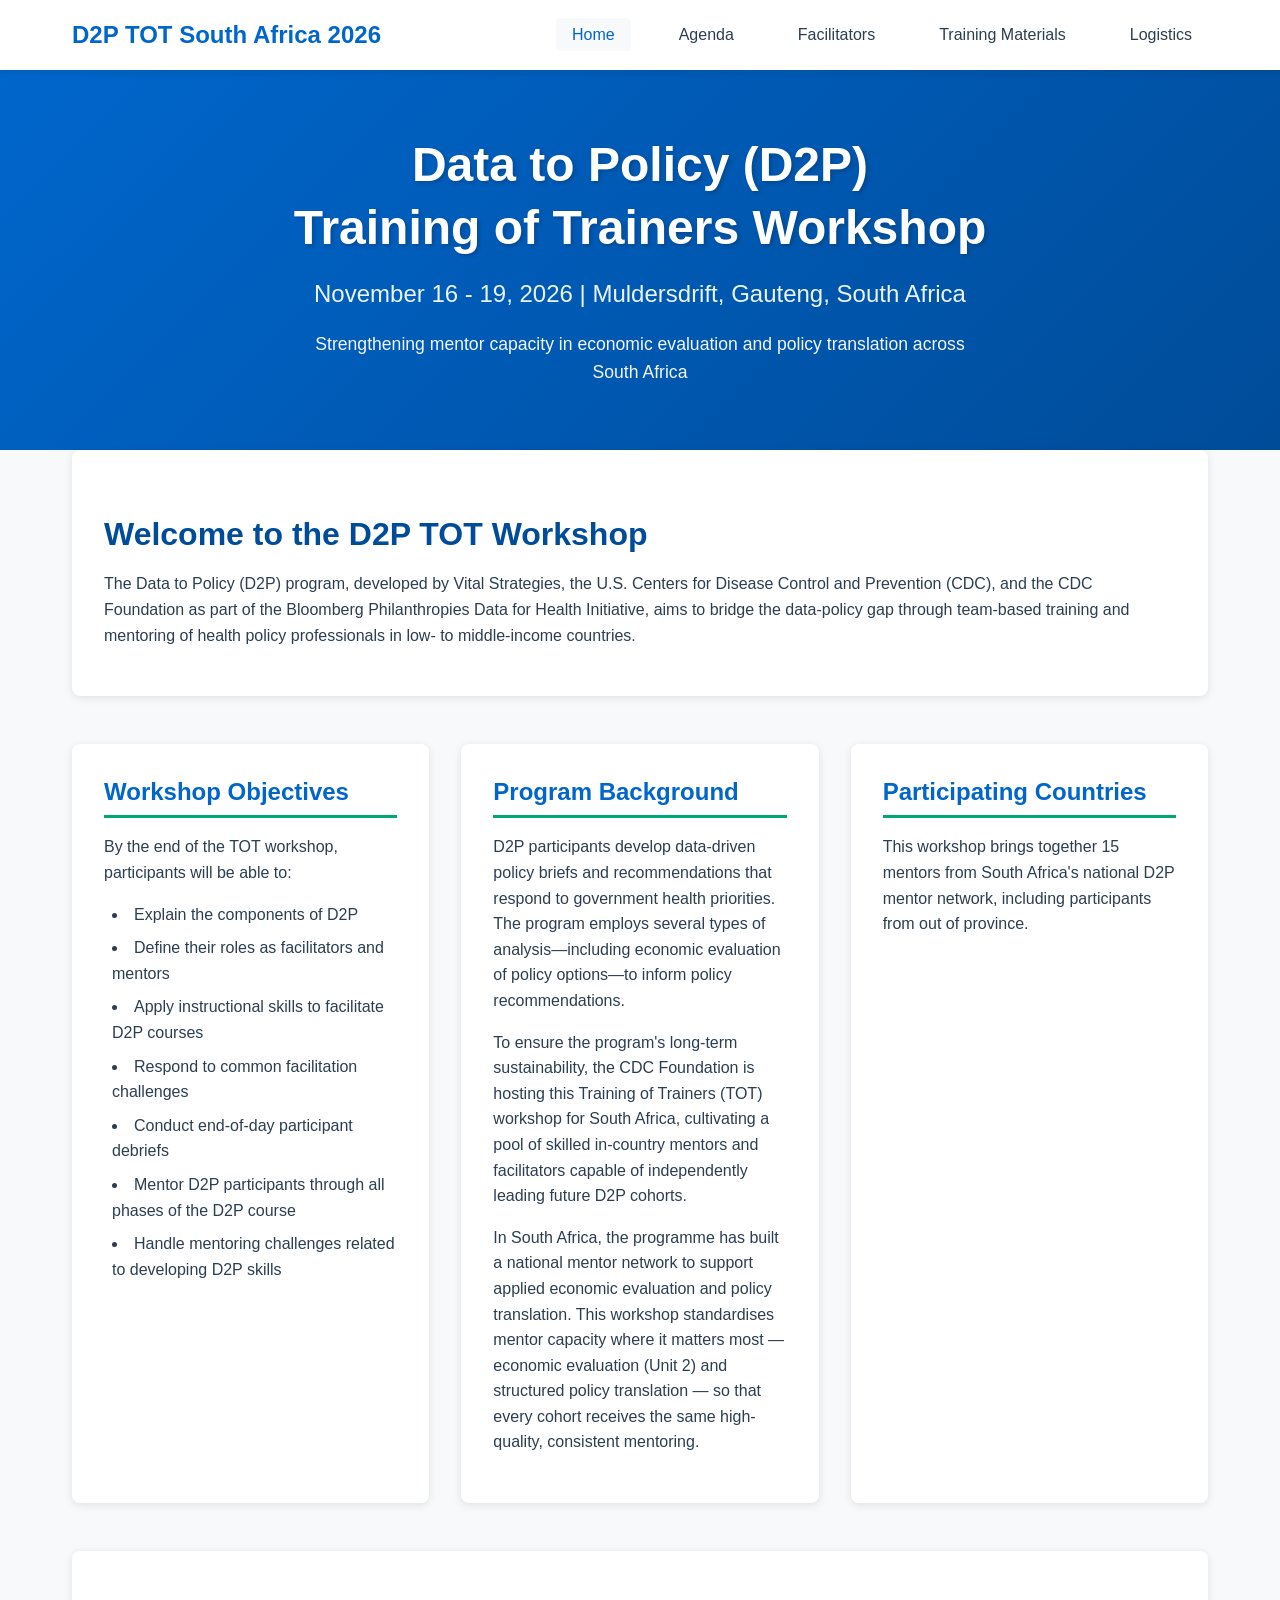
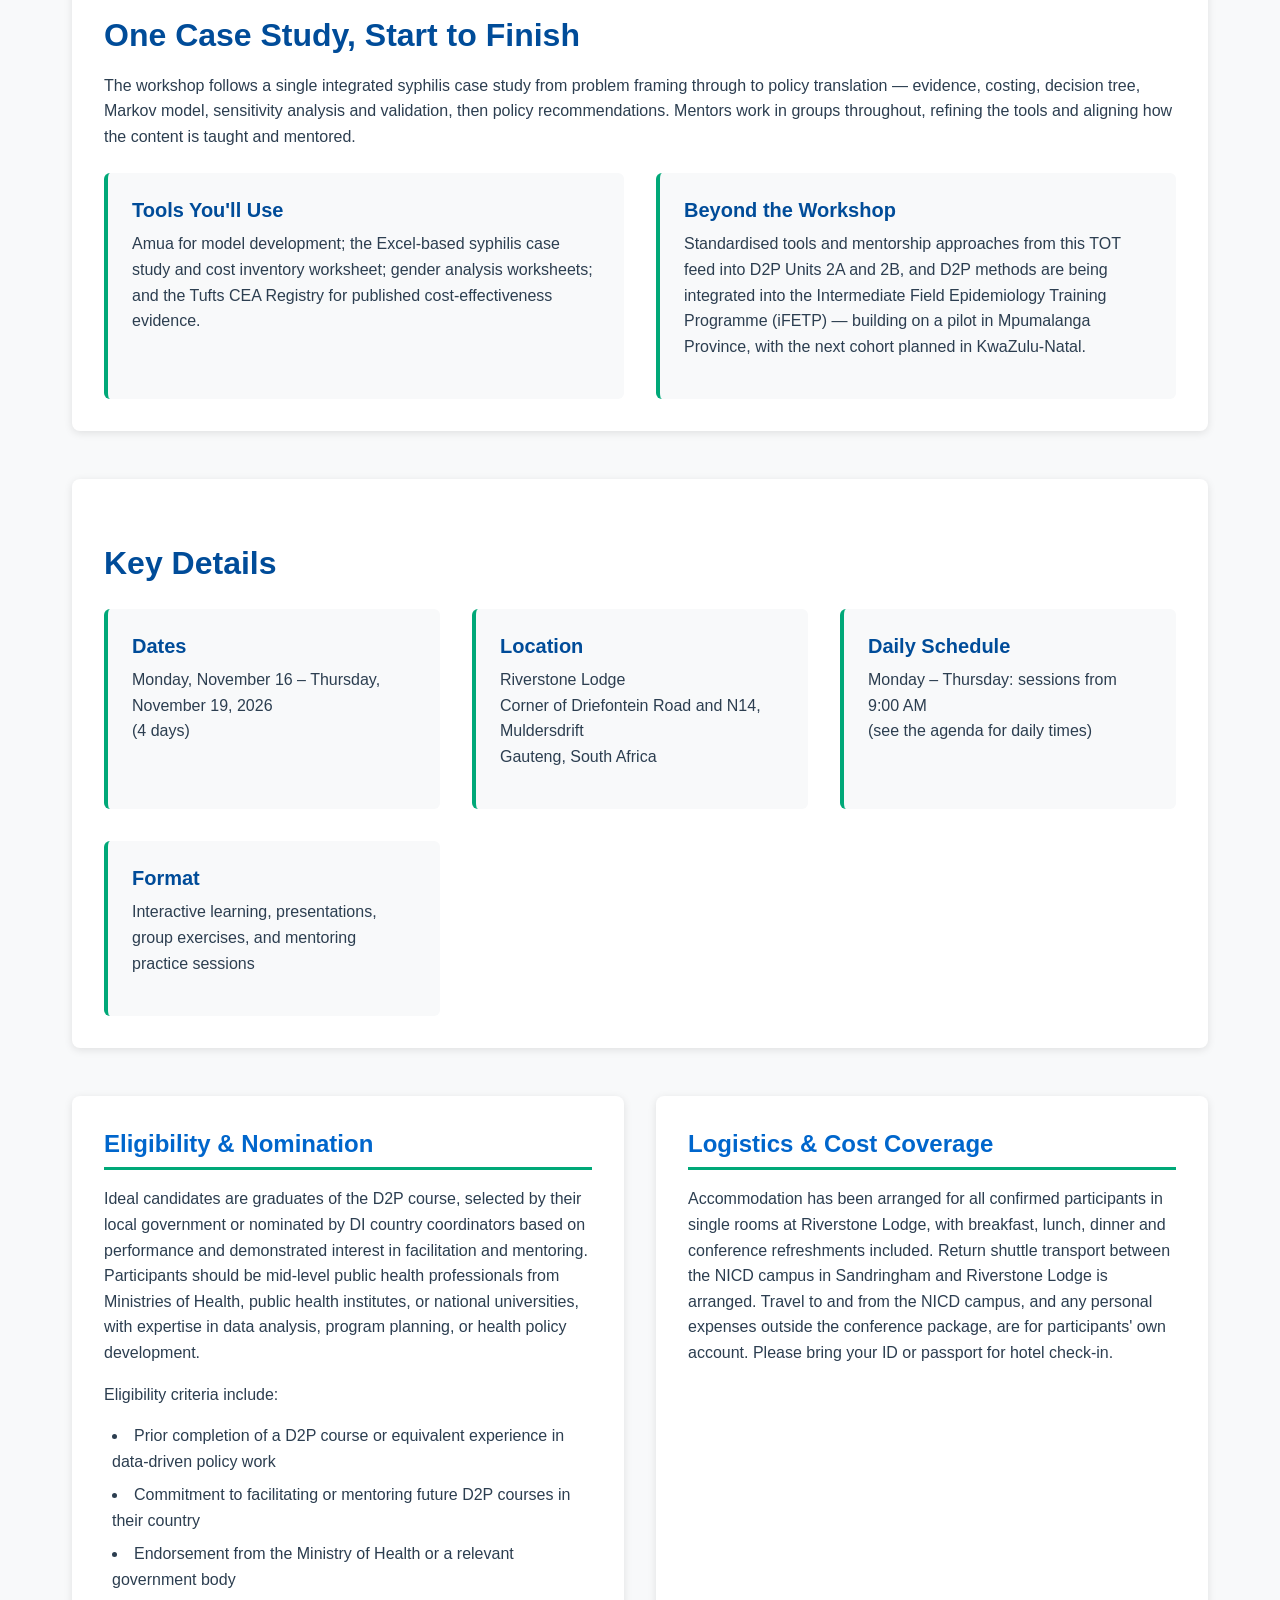
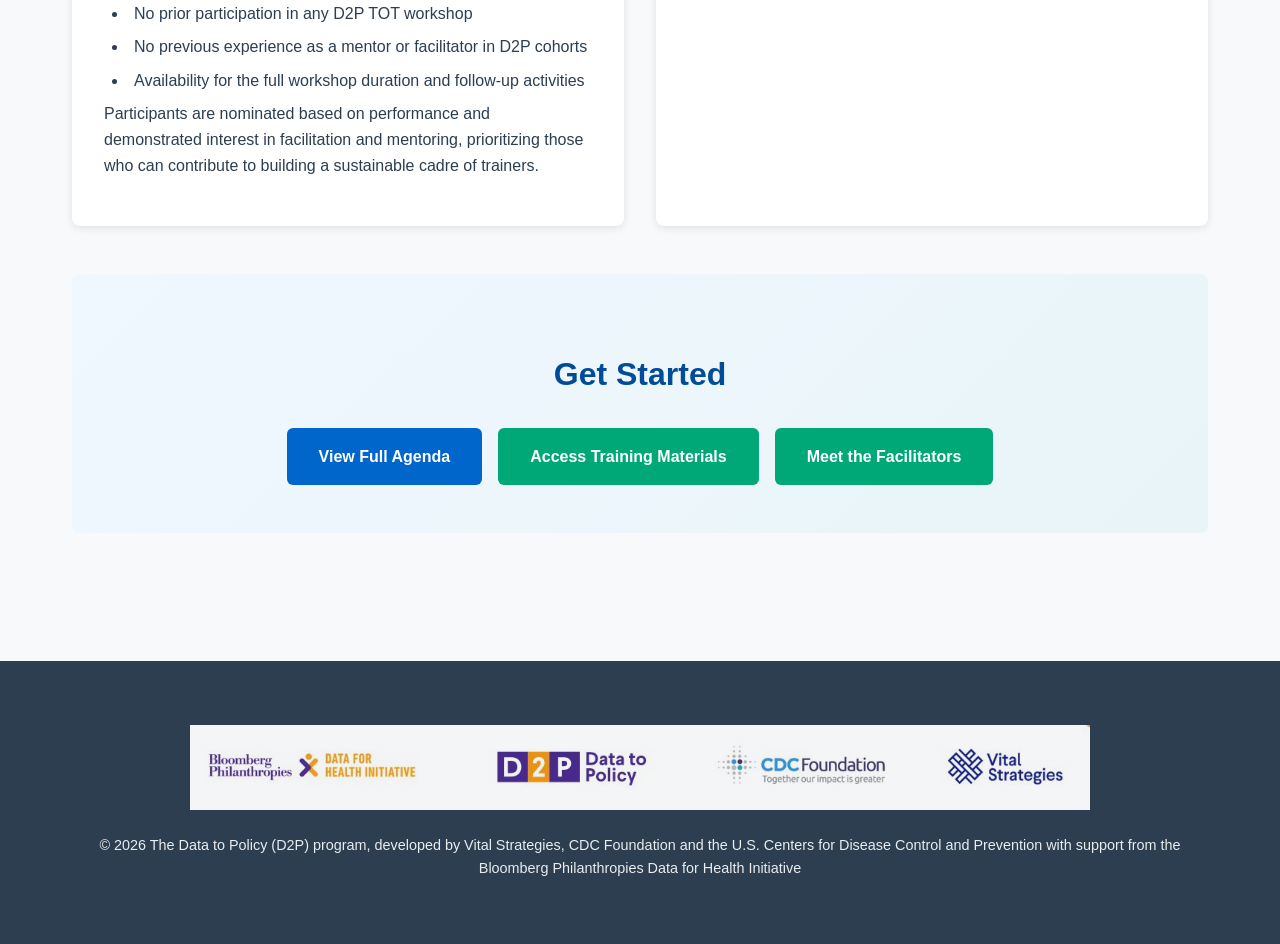
<file: index.html>
<!DOCTYPE html>
<html lang="en">
<head>
    <meta charset="UTF-8">
    <meta name="viewport" content="width=device-width, initial-scale=1.0">
    <title>D2P Training of Trainers - South Africa 2026</title>
    <link rel="stylesheet" href="styles.css">
</head>
<body>
    <nav class="navbar">
        <div class="nav-container">
            <div class="logo">D2P TOT South Africa 2026</div>
            <ul class="nav-menu">
                <li><a href="index.html" class="active">Home</a></li>
                <li><a href="agenda.html">Agenda</a></li>
                <li><a href="facilitators.html">Facilitators</a></li>
                <li><a href="materials.html">Training Materials</a></li>
                <li><a href="logistics.html">Logistics</a></li>
            </ul>
        </div>
    </nav>

    <header class="hero">
        <div class="hero-content">
            <h1>Data to Policy (D2P)<br>Training of Trainers Workshop</h1>
            <p class="hero-subtitle">November 16 - 19, 2026 | Muldersdrift, Gauteng, South Africa</p>
            <p class="hero-description">Strengthening mentor capacity in economic evaluation and policy translation across South Africa</p>
        </div>
    </header>

    <main class="container">
        <section class="welcome-section">
            <h2>Welcome to the D2P TOT Workshop</h2>
            <p>The Data to Policy (D2P) program, developed by Vital Strategies, the U.S. Centers for Disease Control and Prevention (CDC), and the CDC Foundation as part of the Bloomberg Philanthropies Data for Health Initiative, aims to bridge the data-policy gap through team-based training and mentoring of health policy professionals in low- to middle-income countries.</p>
        </section>

        <section class="info-grid">
            <div class="info-card">
                <h3>Workshop Objectives</h3>
                <p>By the end of the TOT workshop, participants will be able to:</p>
                <ul>
                    <li>Explain the components of D2P</li>
                    <li>Define their roles as facilitators and mentors</li>
                    <li>Apply instructional skills to facilitate D2P courses</li>
                    <li>Respond to common facilitation challenges</li>
                    <li>Conduct end-of-day participant debriefs</li>
                    <li>Mentor D2P participants through all phases of the D2P course</li>
                    <li>Handle mentoring challenges related to developing D2P skills</li>
                </ul>
            </div>

            <div class="info-card">
                <h3>Program Background</h3>
                <p>D2P participants develop data-driven policy briefs and recommendations that respond to government health priorities. The program employs several types of analysis—including economic evaluation of policy options—to inform policy recommendations.</p>
                <p>To ensure the program's long-term sustainability, the CDC Foundation is hosting this Training of Trainers (TOT) workshop for South Africa, cultivating a pool of skilled in-country mentors and facilitators capable of independently leading future D2P cohorts.</p>
                <p>In South Africa, the programme has built a national mentor network to support applied economic evaluation and policy translation. This workshop standardises mentor capacity where it matters most &mdash; economic evaluation (Unit 2) and structured policy translation &mdash; so that every cohort receives the same high-quality, consistent mentoring.</p>
            </div>

            <div class="info-card">
                <h3>Participating Countries</h3>
                <p>This workshop brings together 15 mentors from South Africa's national D2P mentor network, including participants from out of province.</p>
            </div>

        </section>

        <section class="key-details">
            <h2>One Case Study, Start to Finish</h2>
            <p>The workshop follows a single integrated syphilis case study from problem framing through to policy translation &mdash; evidence, costing, decision tree, Markov model, sensitivity analysis and validation, then policy recommendations. Mentors work in groups throughout, refining the tools and aligning how the content is taught and mentored.</p>
            <div class="details-grid">
                <div class="detail-item">
                    <h4>Tools You'll Use</h4>
                    <p>Amua for model development; the Excel-based syphilis case study and cost inventory worksheet; gender analysis worksheets; and the Tufts CEA Registry for published cost-effectiveness evidence.</p>
                </div>
                <div class="detail-item">
                    <h4>Beyond the Workshop</h4>
                    <p>Standardised tools and mentorship approaches from this TOT feed into D2P Units 2A and 2B, and D2P methods are being integrated into the Intermediate Field Epidemiology Training Programme (iFETP) &mdash; building on a pilot in Mpumalanga Province, with the next cohort planned in KwaZulu-Natal.</p>
                </div>
            </div>
        </section>

        <section class="key-details">
            <h2>Key Details</h2>
            <div class="details-grid">
                <div class="detail-item">
                    <h4>Dates</h4>
                    <p>Monday, November 16 – Thursday, November 19, 2026<br>(4 days)</p>
                </div>
                <div class="detail-item">
                    <h4>Location</h4>
                    <p>Riverstone Lodge<br>Corner of Driefontein Road and N14, Muldersdrift<br>Gauteng, South Africa</p>
                </div>
                <div class="detail-item">
                    <h4>Daily Schedule</h4>
                    <p>Monday – Thursday: sessions from 9:00 AM<br>(see the agenda for daily times)</p>
                </div>
                <div class="detail-item">
                    <h4>Format</h4>
                    <p>Interactive learning, presentations, group exercises, and mentoring practice sessions</p>
                </div>
            </div>
        </section>

        <section class="info-grid">
            <div class="info-card">
                <h3>Eligibility &amp; Nomination</h3>
                <p>Ideal candidates are graduates of the D2P course, selected by their local government or nominated by DI country coordinators based on performance and demonstrated interest in facilitation and mentoring. Participants should be mid-level public health professionals from Ministries of Health, public health institutes, or national universities, with expertise in data analysis, program planning, or health policy development.</p>
                <p>Eligibility criteria include:</p>
                <ul>
                    <li>Prior completion of a D2P course or equivalent experience in data-driven policy work</li>
                    <li>Commitment to facilitating or mentoring future D2P courses in their country</li>
                    <li>Endorsement from the Ministry of Health or a relevant government body</li>
                    <li>No prior participation in any D2P TOT workshop</li>
                    <li>No previous experience as a mentor or facilitator in D2P cohorts</li>
                    <li>Availability for the full workshop duration and follow-up activities</li>
                </ul>
                <p>Participants are nominated based on performance and demonstrated interest in facilitation and mentoring, prioritizing those who can contribute to building a sustainable cadre of trainers.</p>
            </div>

            <div class="info-card">
                <h3>Logistics &amp; Cost Coverage</h3>
                <p>Accommodation has been arranged for all confirmed participants in single rooms at Riverstone Lodge, with breakfast, lunch, dinner and conference refreshments included. Return shuttle transport between the NICD campus in Sandringham and Riverstone Lodge is arranged. Travel to and from the NICD campus, and any personal expenses outside the conference package, are for participants' own account. Please bring your ID or passport for hotel check-in.</p>
            </div>

        </section>

        <section class="cta-section">
            <h2>Get Started</h2>
            <div class="cta-buttons">
                <a href="agenda.html" class="btn btn-primary">View Full Agenda</a>
                <a href="materials.html" class="btn btn-secondary">Access Training Materials</a>
                <a href="facilitators.html" class="btn btn-secondary">Meet the Facilitators</a>
            </div>
        </section>
    </main>

<footer class="footer">
    <div class="container">
        <div class="footer-content">
            <div class="footer-logos">
                <img src="D2P1.jpg" alt="Data to Policy - Partner Organizations" class="footer-logo">
            </div>
            <div class="footer-text">
<p>&copy; 2026 The Data to Policy (D2P) program, developed by Vital Strategies, CDC Foundation and the U.S. Centers for Disease Control and Prevention with support from the Bloomberg Philanthropies Data for Health Initiative</p>
            </div>
        </div>
    </div>
</footer>
</body>
</html>
</file>
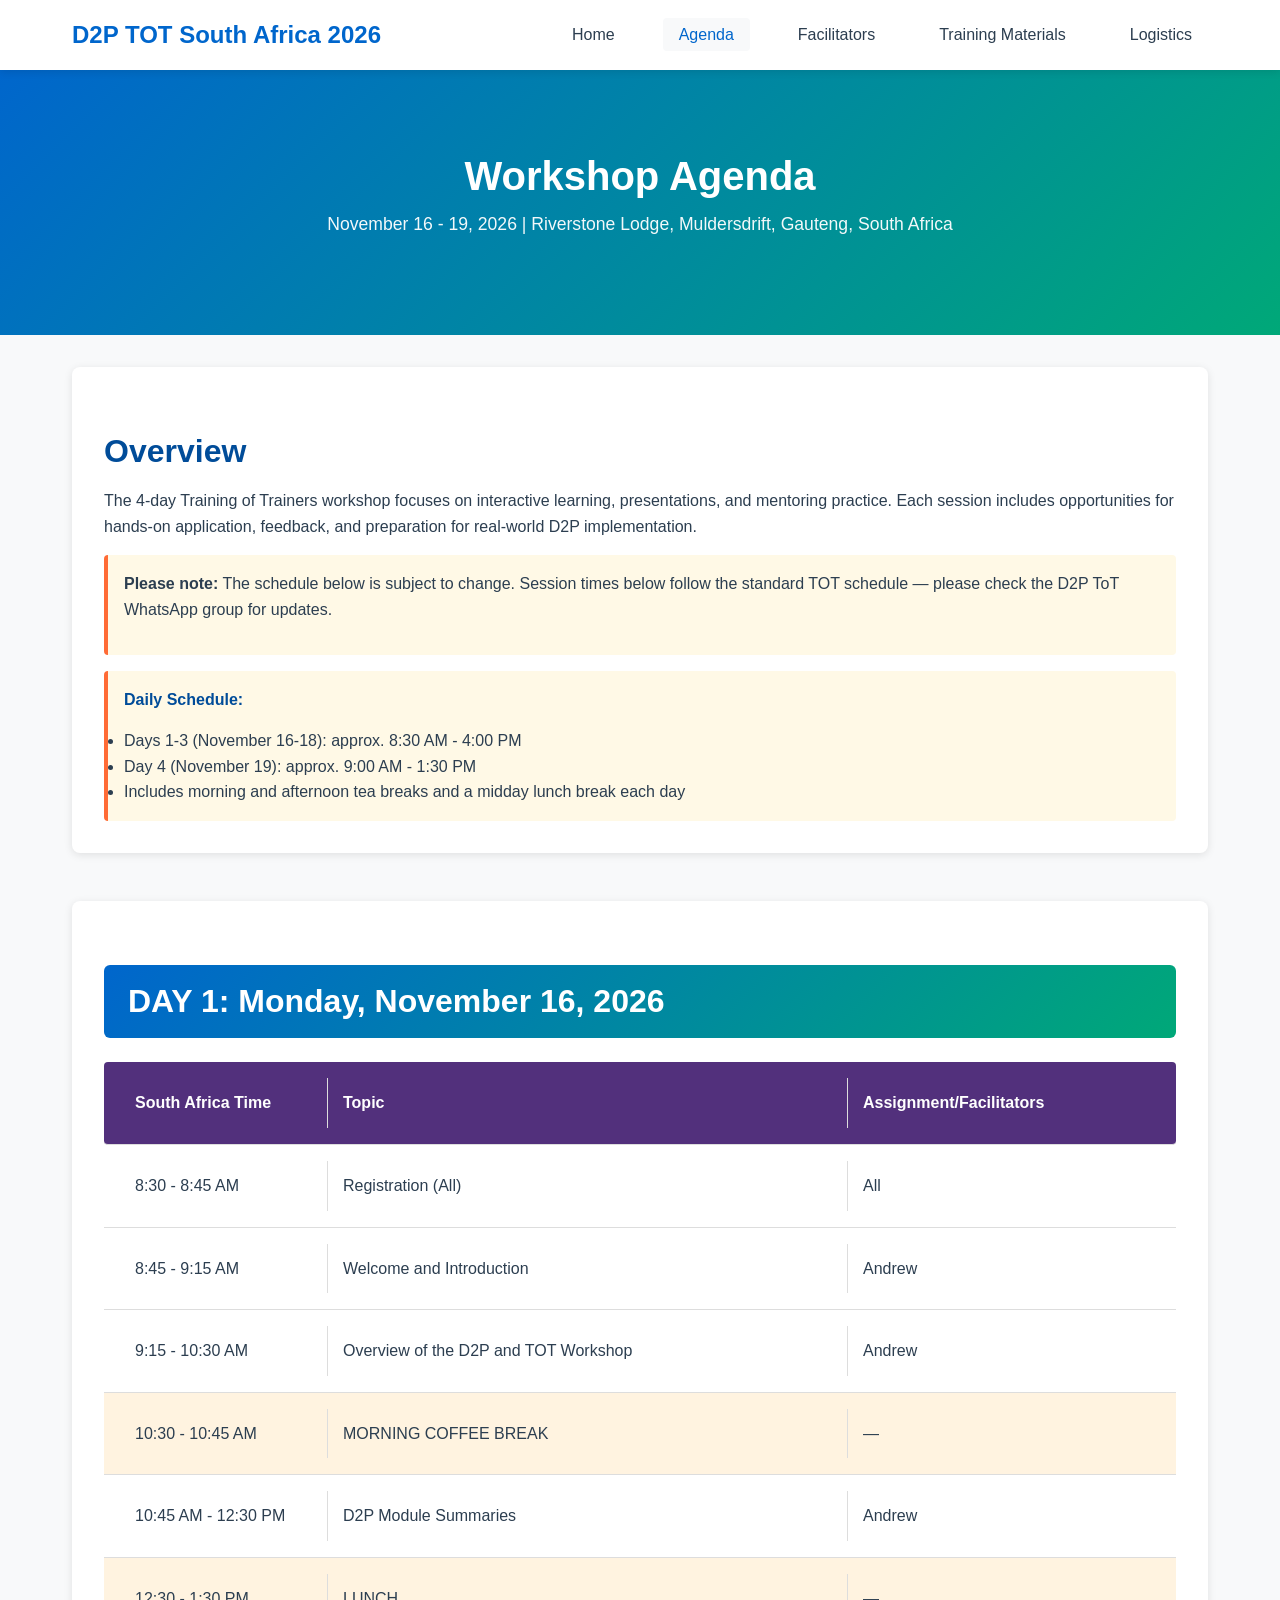
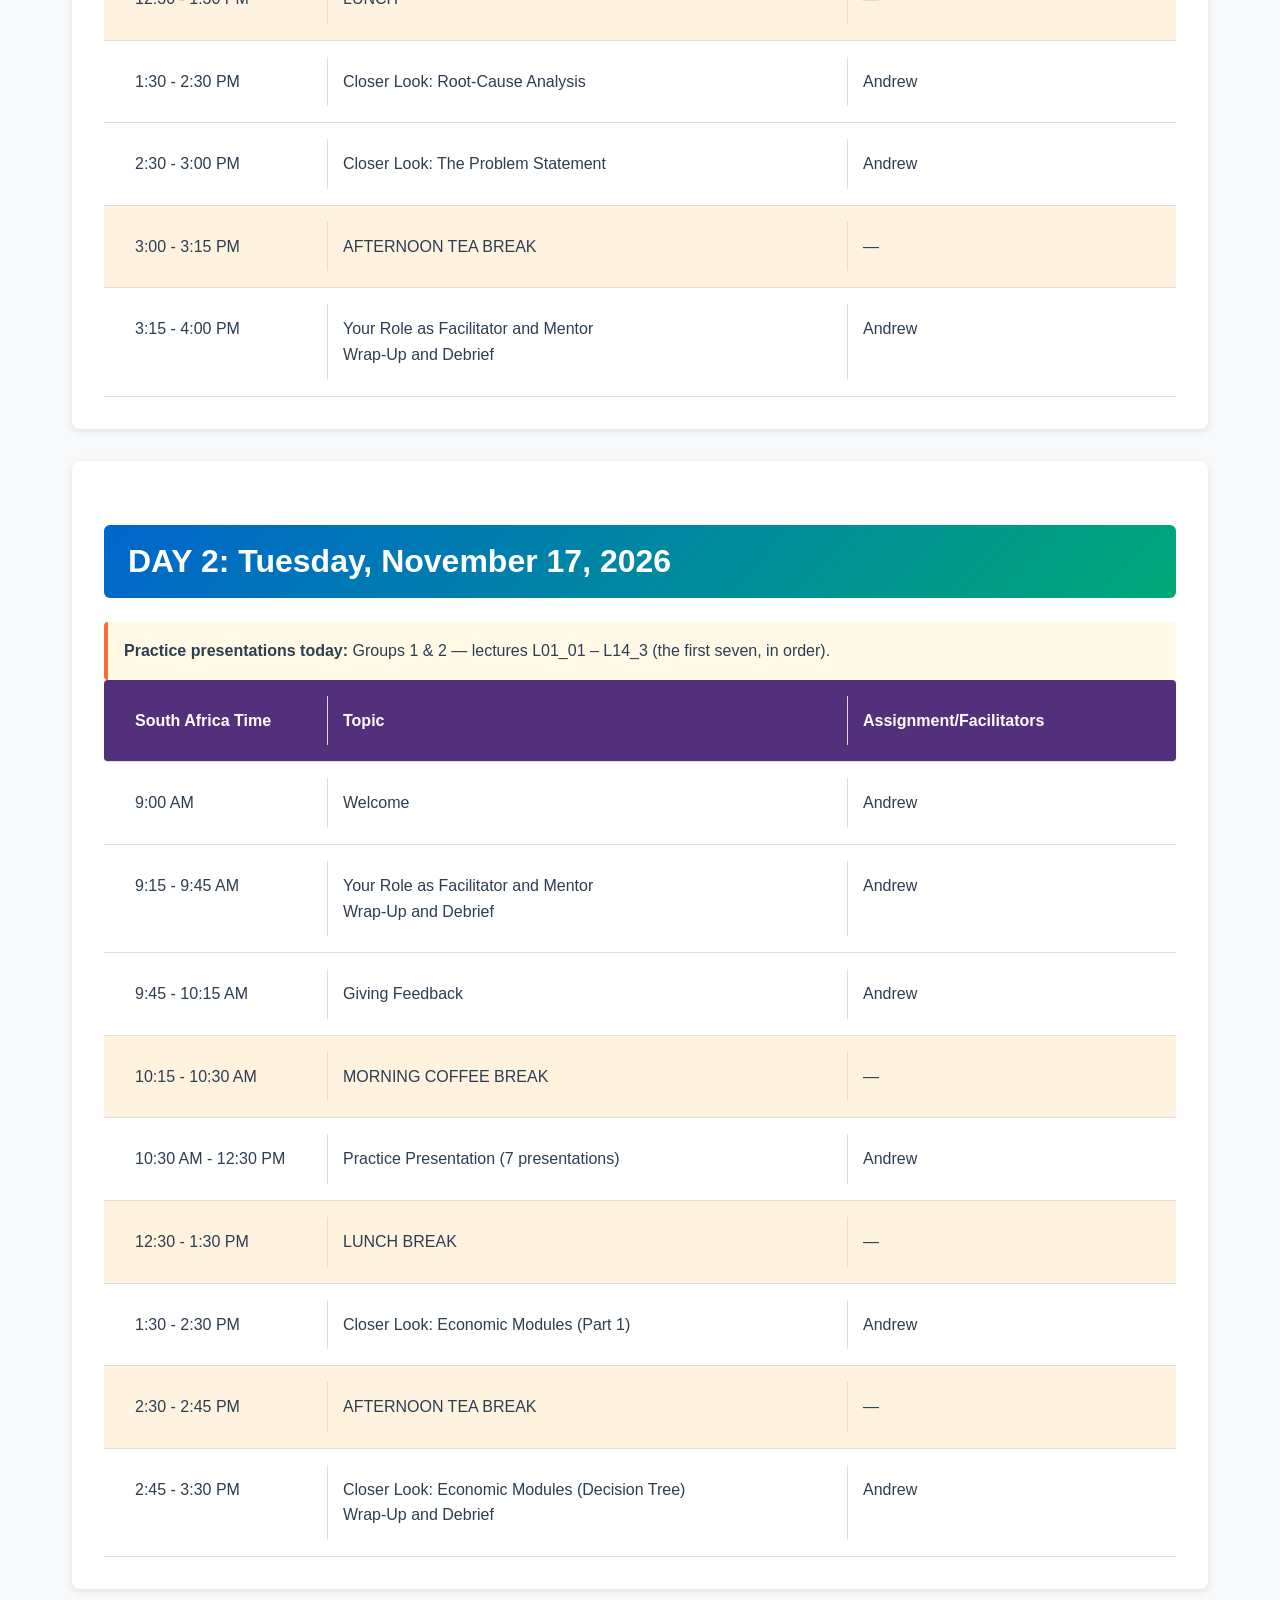
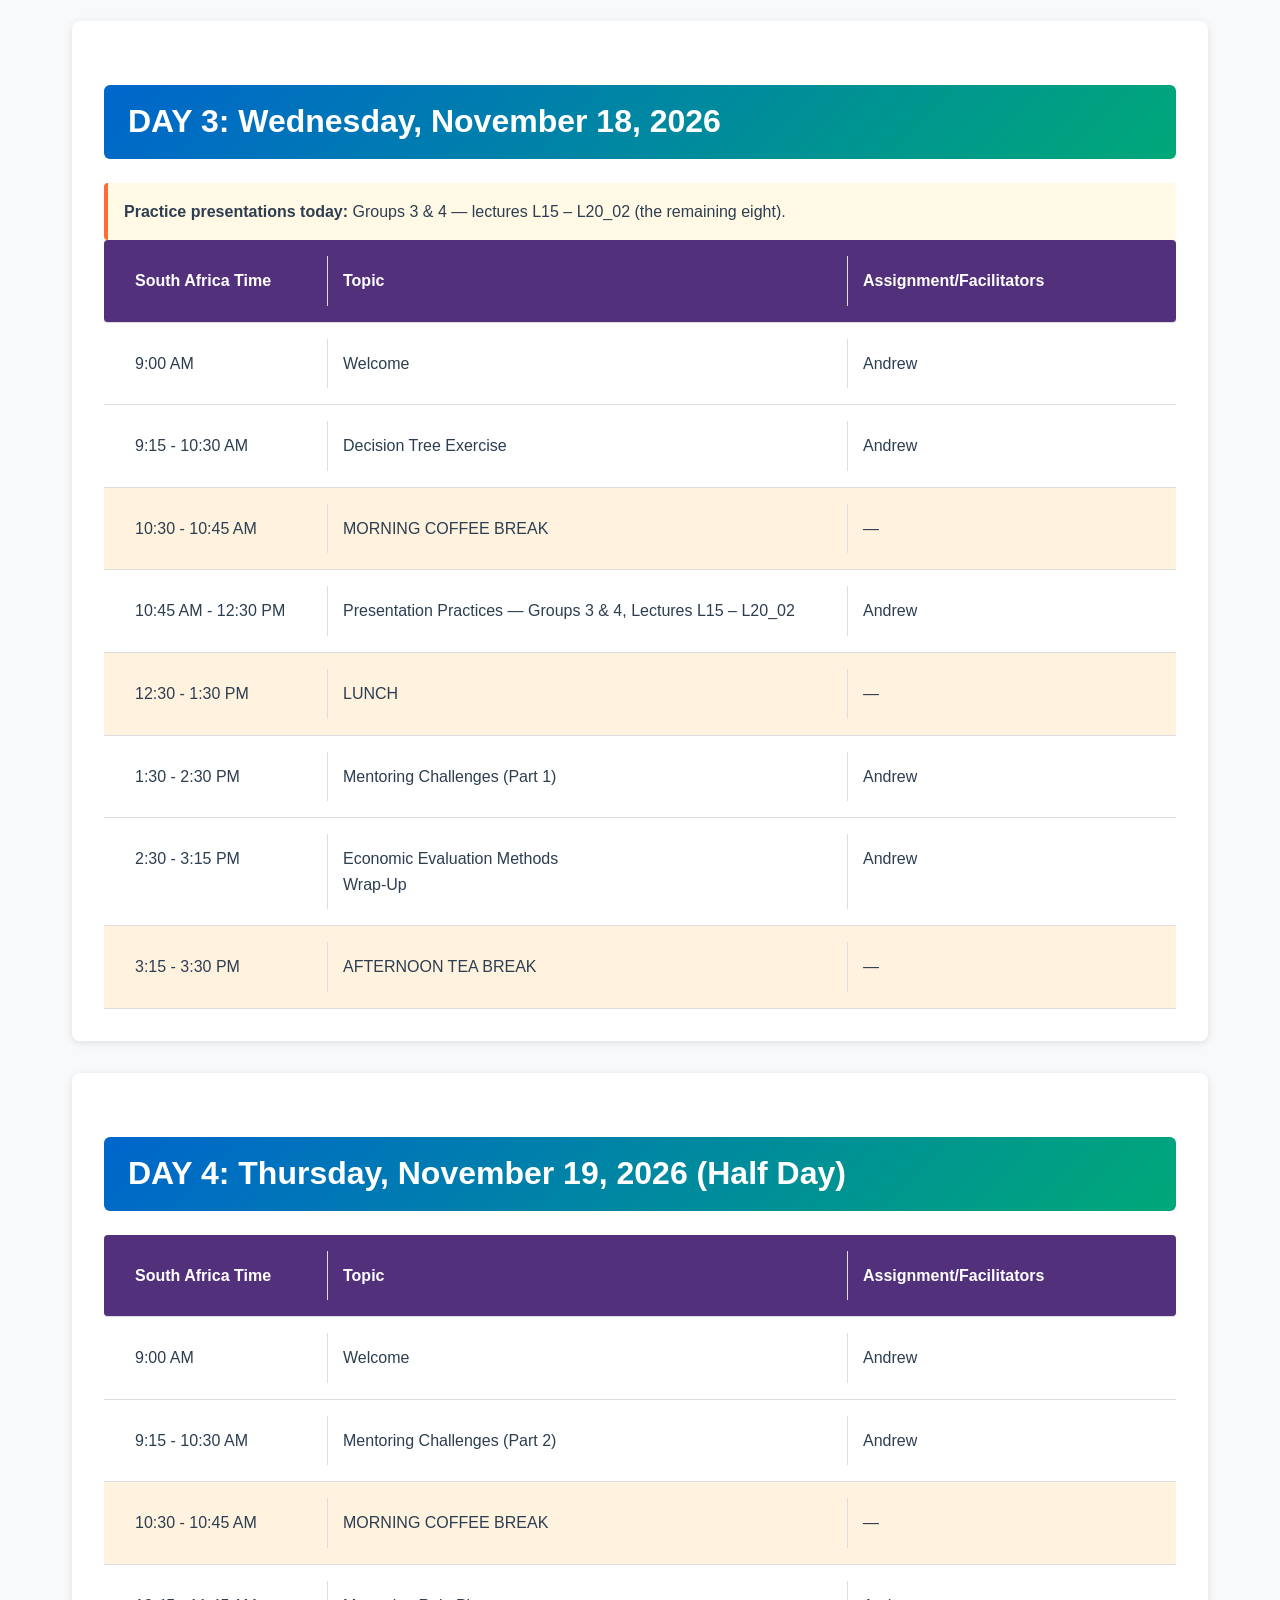
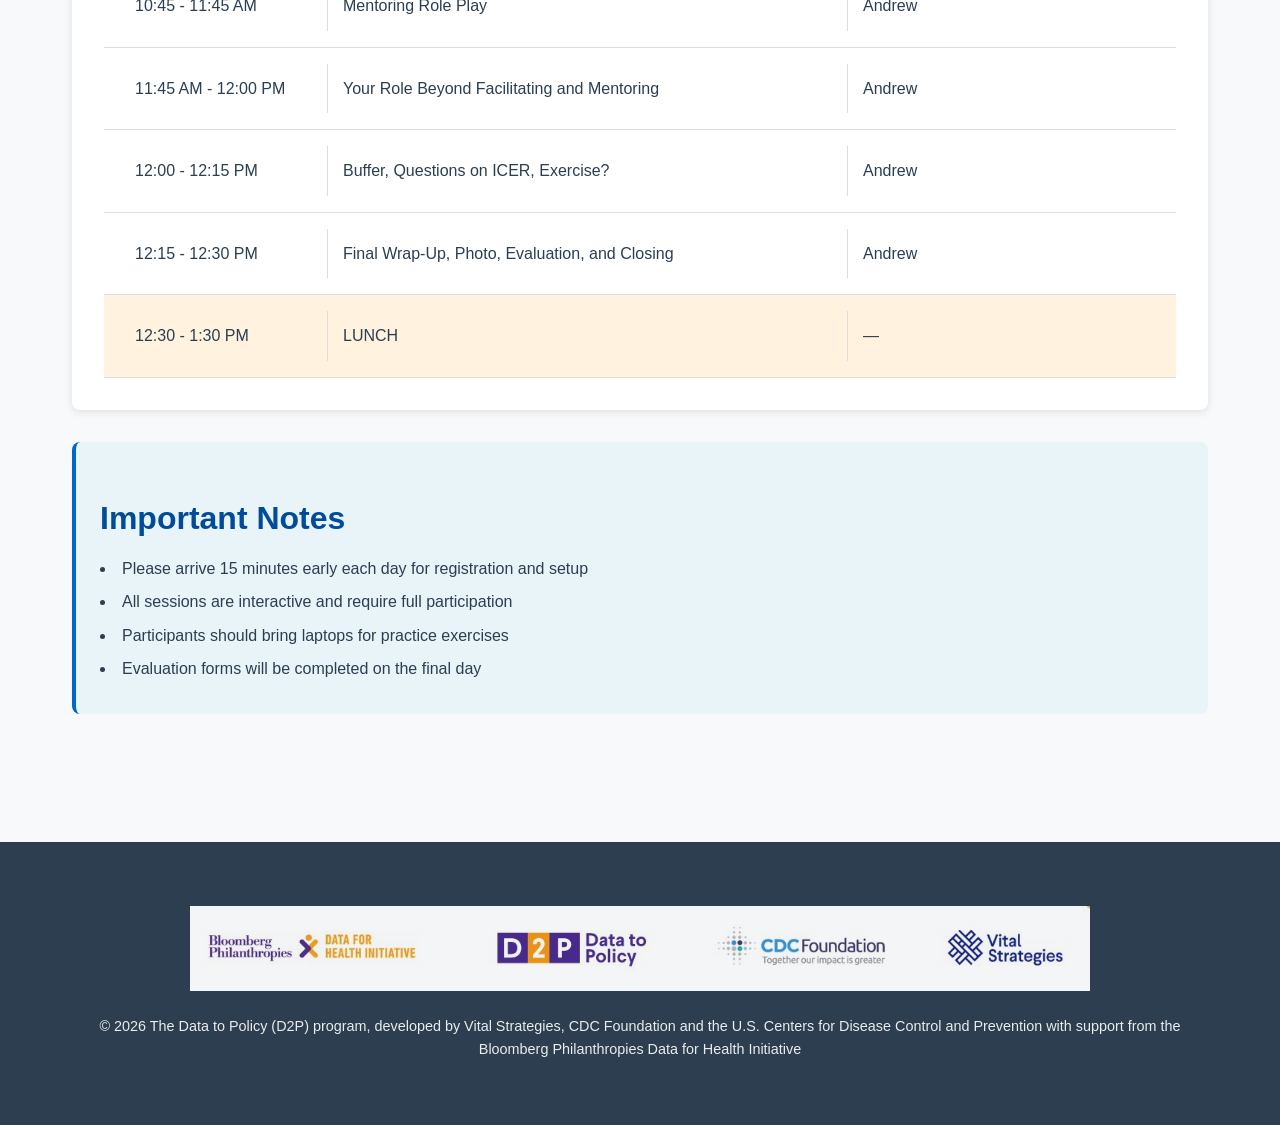
<file: agenda.html>
<!DOCTYPE html>
<html lang="en">
<head>
    <meta charset="UTF-8">
    <meta name="viewport" content="width=device-width, initial-scale=1.0">
    <title>Agenda - D2P TOT Workshop, South Africa 2026</title>
    <link rel="stylesheet" href="styles.css">
    <style>
        .agenda-table {
            width: 100%;
            margin: 0;
        }
        .agenda-row {
            display: grid;
            grid-template-columns: 1fr 2.5fr 1.5fr;
            gap: 0;
            border-bottom: 1px solid #ddd;
        }
        .agenda-row > div {
            padding: 12px 15px;
            border-right: 1px solid #ddd;
        }
        .agenda-row > div:last-child {
            border-right: none;
        }
        .agenda-row.header {
            background: #52307C;
            color: white;
            font-weight: bold;
        }
        .agenda-row.break {
            background: #FFF3E0;
        }
        @media (max-width: 768px) {
            .agenda-row {
                grid-template-columns: 1fr;
            }
            .agenda-row > div {
                border-right: none;
                border-bottom: 1px solid #ddd;
            }
        }
    </style>
</head>
<body>
    <nav class="navbar">
        <div class="nav-container">
            <div class="logo">D2P TOT South Africa 2026</div>
            <ul class="nav-menu">
                <li><a href="index.html">Home</a></li>
                <li><a href="agenda.html" class="active">Agenda</a></li>
                <li><a href="facilitators.html">Facilitators</a></li>
                <li><a href="materials.html">Training Materials</a></li>
                <li><a href="logistics.html">Logistics</a></li>
            </ul>
        </div>
    </nav>

    <header class="page-header">
        <div class="container">
            <h1>Workshop Agenda</h1>
            <p>November 16 - 19, 2026 | Riverstone Lodge, Muldersdrift, Gauteng, South Africa</p>
        </div>
    </header>

    <main class="container">
        <section class="agenda-intro">
            <h2>Overview</h2>
            <p>The 4-day Training of Trainers workshop focuses on interactive learning, presentations, and mentoring practice. Each session includes opportunities for hands-on application, feedback, and preparation for real-world D2P implementation.</p>
            <div class="note-box"><p><strong>Please note:</strong> The schedule below is subject to change. Session times below follow the standard TOT schedule &mdash; please check the D2P ToT WhatsApp group for updates.</p></div>
            <div class="schedule-note">
                <p><strong>Daily Schedule:</strong></p>
                <ul>
                    <li>Days 1-3 (November 16-18): approx. 8:30 AM - 4:00 PM</li>
                    <li>Day 4 (November 19): approx. 9:00 AM - 1:30 PM</li>
                    <li>Includes morning and afternoon tea breaks and a midday lunch break each day</li>
                </ul>
            </div>
        </section>

        <section class="agenda-day">
            <h2 class="day-header">DAY 1: Monday, November 16, 2026</h2>
            <div class="agenda-table">
                <div class="agenda-row header">
                    <div>South Africa Time</div>
                    <div>Topic</div>
                    <div>Assignment/Facilitators</div>
                </div>

                <div class="agenda-row">
                    <div>8:30 - 8:45 AM</div>
                    <div>Registration (All)</div>
                    <div>All</div>
                </div>

                <div class="agenda-row">
                    <div>8:45 - 9:15 AM</div>
                    <div>Welcome and Introduction</div>
                    <div>Andrew</div>
                </div>

                <div class="agenda-row">
                    <div>9:15 - 10:30 AM</div>
                    <div>Overview of the D2P and TOT Workshop</div>
                    <div>Andrew</div>
                </div>

                <div class="agenda-row break">
                    <div>10:30 - 10:45 AM</div>
                    <div>MORNING COFFEE BREAK</div>
                    <div>—</div>
                </div>

                <div class="agenda-row">
                    <div>10:45 AM - 12:30 PM</div>
                    <div>D2P Module Summaries</div>
                    <div>Andrew</div>
                </div>

                <div class="agenda-row break">
                    <div>12:30 - 1:30 PM</div>
                    <div>LUNCH</div>
                    <div>—</div>
                </div>

                <div class="agenda-row">
                    <div>1:30 - 2:30 PM</div>
                    <div>Closer Look: Root-Cause Analysis</div>
                    <div>Andrew</div>
                </div>

                <div class="agenda-row">
                    <div>2:30 - 3:00 PM</div>
                    <div>Closer Look: The Problem Statement</div>
                    <div>Andrew</div>
                </div>

                <div class="agenda-row break">
                    <div>3:00 - 3:15 PM</div>
                    <div>AFTERNOON TEA BREAK</div>
                    <div>—</div>
                </div>

                <div class="agenda-row">
                    <div>3:15 - 4:00 PM</div>
                    <div>Your Role as Facilitator and Mentor<br>Wrap-Up and Debrief</div>
                    <div>Andrew</div>
                </div>
            </div>
        </section>

        <section class="agenda-day">
            <h2 class="day-header">DAY 2: Tuesday, November 17, 2026</h2>
            <div class="note-box"><strong>Practice presentations today:</strong> Groups 1 &amp; 2 &mdash; lectures L01_01 &ndash; L14_3 (the first seven, in order).</div>
            <div class="agenda-table">
                <div class="agenda-row header">
                    <div>South Africa Time</div>
                    <div>Topic</div>
                    <div>Assignment/Facilitators</div>
                </div>

                <div class="agenda-row">
                    <div>9:00 AM</div>
                    <div>Welcome</div>
                    <div>Andrew</div>
                </div>

                <div class="agenda-row">
                    <div>9:15 - 9:45 AM</div>
                    <div>Your Role as Facilitator and Mentor<br>Wrap-Up and Debrief</div>
                    <div>Andrew</div>
                </div>

                <div class="agenda-row">
                    <div>9:45 - 10:15 AM</div>
                    <div>Giving Feedback</div>
                    <div>Andrew</div>
                </div>

                <div class="agenda-row break">
                    <div>10:15 - 10:30 AM</div>
                    <div>MORNING COFFEE BREAK</div>
                    <div>—</div>
                </div>

                <div class="agenda-row">
                    <div>10:30 AM - 12:30 PM</div>
                    <div>Practice Presentation (7 presentations)</div>
                    <div>Andrew</div>
                </div>

                <div class="agenda-row break">
                    <div>12:30 - 1:30 PM</div>
                    <div>LUNCH BREAK</div>
                    <div>—</div>
                </div>

                <div class="agenda-row">
                    <div>1:30 - 2:30 PM</div>
                    <div>Closer Look: Economic Modules (Part 1)</div>
                    <div>Andrew</div>
                </div>

                <div class="agenda-row break">
                    <div>2:30 - 2:45 PM</div>
                    <div>AFTERNOON TEA BREAK</div>
                    <div>—</div>
                </div>

                <div class="agenda-row">
                    <div>2:45 - 3:30 PM</div>
                    <div>Closer Look: Economic Modules (Decision Tree)<br>Wrap-Up and Debrief</div>
                    <div>Andrew</div>
                </div>
            </div>
        </section>

        <section class="agenda-day">
            <h2 class="day-header">DAY 3: Wednesday, November 18, 2026</h2>
            <div class="note-box"><strong>Practice presentations today:</strong> Groups 3 &amp; 4 &mdash; lectures L15 &ndash; L20_02 (the remaining eight).</div>
            <div class="agenda-table">
                <div class="agenda-row header">
                    <div>South Africa Time</div>
                    <div>Topic</div>
                    <div>Assignment/Facilitators</div>
                </div>

                <div class="agenda-row">
                    <div>9:00 AM</div>
                    <div>Welcome</div>
                    <div>Andrew</div>
                </div>

                <div class="agenda-row">
                    <div>9:15 - 10:30 AM</div>
                    <div>Decision Tree Exercise</div>
                    <div>Andrew</div>
                </div>

                <div class="agenda-row break">
                    <div>10:30 - 10:45 AM</div>
                    <div>MORNING COFFEE BREAK</div>
                    <div>—</div>
                </div>

                <div class="agenda-row">
                    <div>10:45 AM - 12:30 PM</div>
                    <div>Presentation Practices &mdash; Groups 3 &amp; 4, Lectures L15 &ndash; L20_02</div>
                    <div>Andrew</div>
                </div>

                <div class="agenda-row break">
                    <div>12:30 - 1:30 PM</div>
                    <div>LUNCH</div>
                    <div>—</div>
                </div>

                <div class="agenda-row">
                    <div>1:30 - 2:30 PM</div>
                    <div>Mentoring Challenges (Part 1)</div>
                    <div>Andrew</div>
                </div>

                <div class="agenda-row">
                    <div>2:30 - 3:15 PM</div>
                    <div>Economic Evaluation Methods<br>Wrap-Up</div>
                    <div>Andrew</div>
                </div>

                <div class="agenda-row break">
                    <div>3:15 - 3:30 PM</div>
                    <div>AFTERNOON TEA BREAK</div>
                    <div>—</div>
                </div>
            </div>
        </section>

        <section class="agenda-day">
            <h2 class="day-header">DAY 4: Thursday, November 19, 2026 (Half Day)</h2>
            <div class="agenda-table">
                <div class="agenda-row header">
                    <div>South Africa Time</div>
                    <div>Topic</div>
                    <div>Assignment/Facilitators</div>
                </div>

                <div class="agenda-row">
                    <div>9:00 AM</div>
                    <div>Welcome</div>
                    <div>Andrew</div>
                </div>

                <div class="agenda-row">
                    <div>9:15 - 10:30 AM</div>
                    <div>Mentoring Challenges (Part 2)</div>
                    <div>Andrew</div>
                </div>

                <div class="agenda-row break">
                    <div>10:30 - 10:45 AM</div>
                    <div>MORNING COFFEE BREAK</div>
                    <div>—</div>
                </div>

                <div class="agenda-row">
                    <div>10:45 - 11:45 AM</div>
                    <div>Mentoring Role Play</div>
                    <div>Andrew</div>
                </div>

                <div class="agenda-row">
                    <div>11:45 AM - 12:00 PM</div>
                    <div>Your Role Beyond Facilitating and Mentoring</div>
                    <div>Andrew</div>
                </div>

                <div class="agenda-row">
                    <div>12:00 - 12:15 PM</div>
                    <div>Buffer, Questions on ICER, Exercise?</div>
                    <div>Andrew</div>
                </div>

                <div class="agenda-row">
                    <div>12:15 - 12:30 PM</div>
                    <div>Final Wrap-Up, Photo, Evaluation, and Closing</div>
                    <div>Andrew</div>
                </div>

                <div class="agenda-row break">
                    <div>12:30 - 1:30 PM</div>
                    <div>LUNCH</div>
                    <div>—</div>
                </div>
            </div>
        </section>

        <section class="agenda-notes">
            <h2>Important Notes</h2>
            <ul>
                <li>Please arrive 15 minutes early each day for registration and setup</li>
                <li>All sessions are interactive and require full participation</li>
                <li>Participants should bring laptops for practice exercises</li>
                <li>Evaluation forms will be completed on the final day</li>
            </ul>
        </section>
    </main>

<footer class="footer">
    <div class="container">
        <div class="footer-content">
            <div class="footer-logos">
                <img src="D2P1.jpg" alt="Data to Policy - Partner Organizations" class="footer-logo">
            </div>
            <div class="footer-text">
<p>&copy; 2026 The Data to Policy (D2P) program, developed by Vital Strategies, CDC Foundation and the U.S. Centers for Disease Control and Prevention with support from the Bloomberg Philanthropies Data for Health Initiative</p>
            </div>
        </div>
    </div>
</footer>
</body>
</html>
</file>
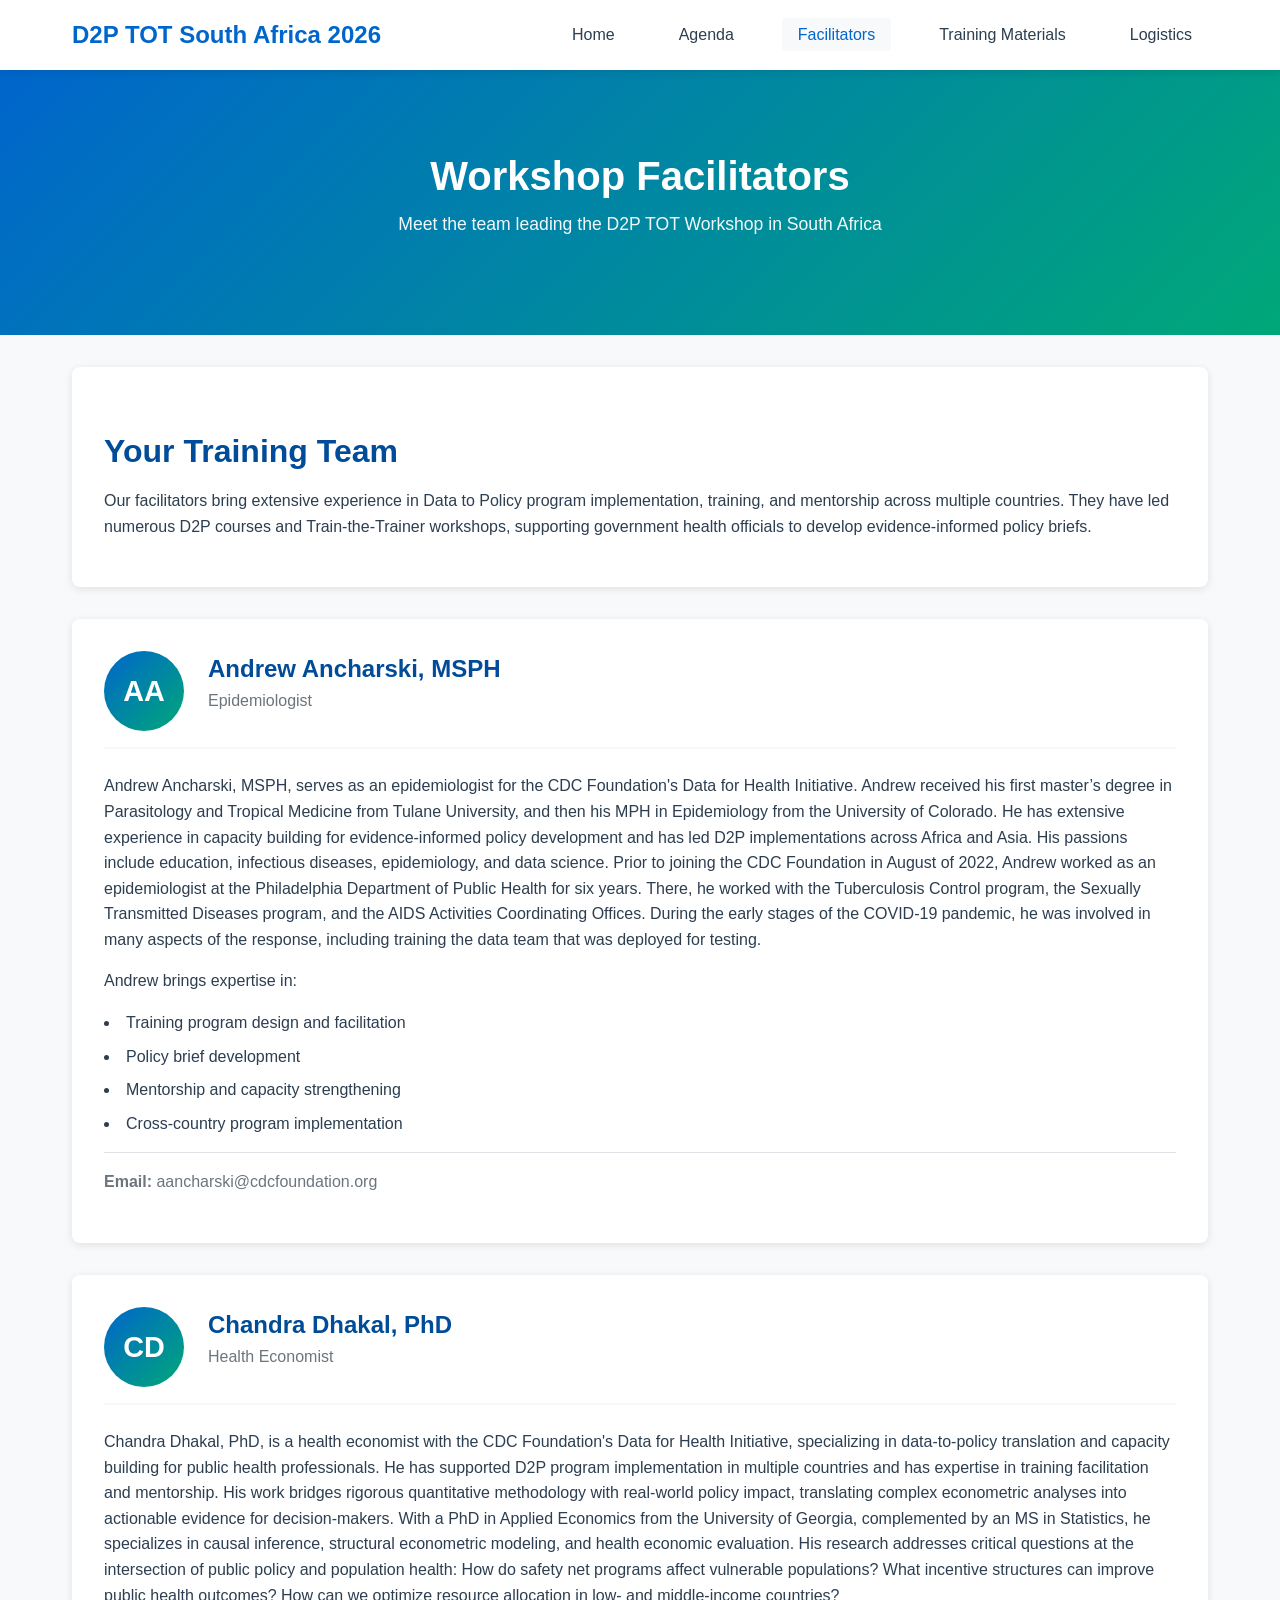
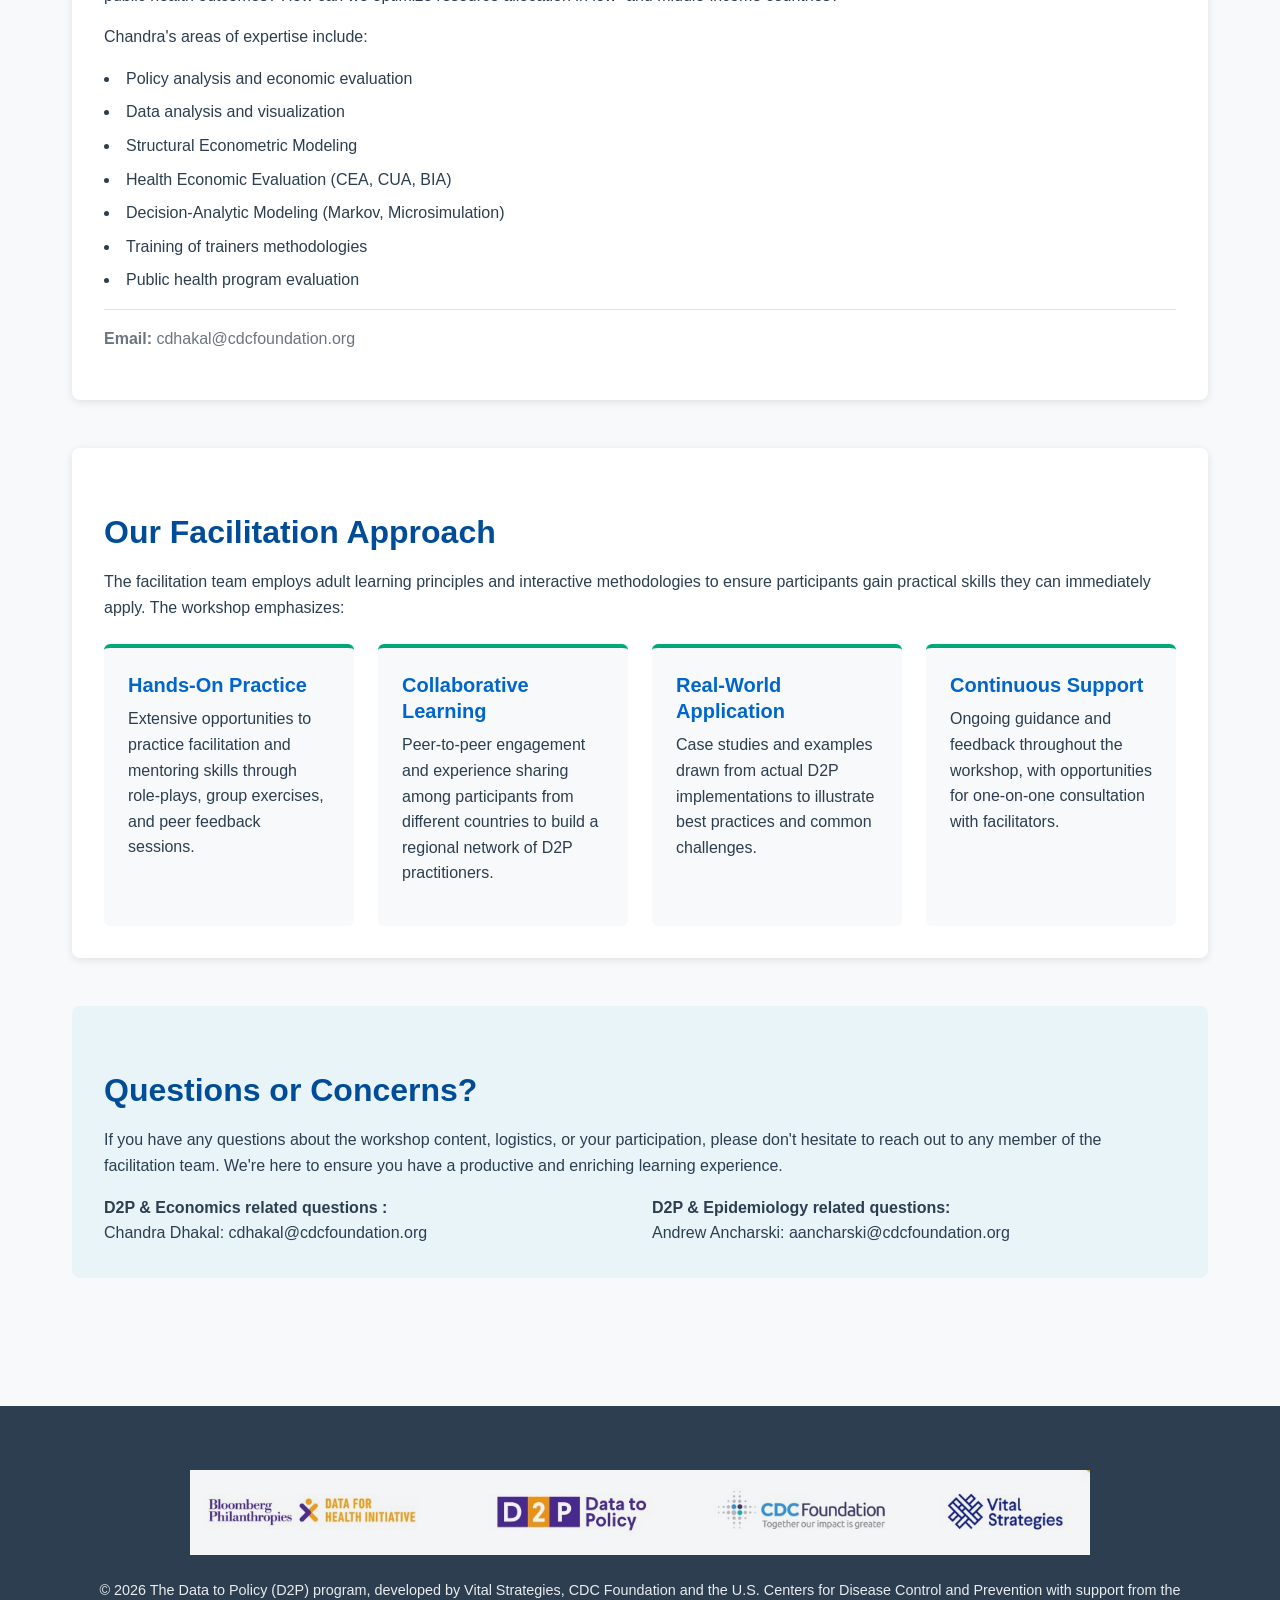
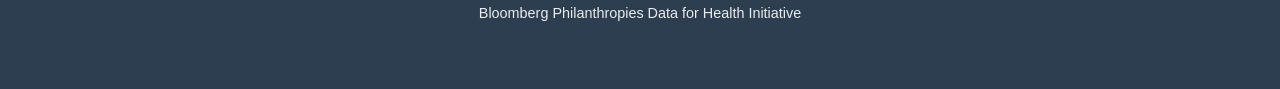
<file: facilitators.html>
<!DOCTYPE html>
<html lang="en">
<head>
    <meta charset="UTF-8">
    <meta name="viewport" content="width=device-width, initial-scale=1.0">
    <title>Facilitators - D2P TOT Workshop, South Africa 2026</title>
    <link rel="stylesheet" href="styles.css">
</head>
<body>
    <nav class="navbar">
        <div class="nav-container">
            <div class="logo">D2P TOT South Africa 2026</div>
            <ul class="nav-menu">
                <li><a href="index.html">Home</a></li>
                <li><a href="agenda.html">Agenda</a></li>
                <li><a href="facilitators.html" class="active">Facilitators</a></li>
                <li><a href="materials.html">Training Materials</a></li>
                <li><a href="logistics.html">Logistics</a></li>
            </ul>
        </div>
    </nav>

    <header class="page-header">
        <div class="container">
            <h1>Workshop Facilitators</h1>
            <p>Meet the team leading the D2P TOT Workshop in South Africa</p>
        </div>
    </header>

    <main class="container">
        <section class="facilitators-intro">
            <h2>Your Training Team</h2>
            <p>Our facilitators bring extensive experience in Data to Policy program implementation, training, and mentorship across multiple countries. They have led numerous D2P courses and Train-the-Trainer workshops, supporting government health officials to develop evidence-informed policy briefs.</p>
        </section>

        <section class="facilitators-grid">
            <div class="facilitator-card">
                <div class="facilitator-header">
                    <div class="facilitator-icon">AA</div>
                    <div class="facilitator-name">
                        <h3>Andrew Ancharski, MSPH</h3>
                        <p class="facilitator-title">Epidemiologist </p>
                    </div>
                </div>
                <div class="facilitator-bio">
                    <p>Andrew Ancharski, MSPH, serves as an epidemiologist for the CDC Foundation's Data for Health Initiative. Andrew received his first master’s degree in Parasitology and Tropical Medicine from Tulane University, and then his MPH in Epidemiology from the University of Colorado. He has extensive experience in capacity building for evidence-informed policy development and has led D2P implementations across Africa and Asia. His passions include education, infectious diseases, epidemiology, and data science. Prior to joining the CDC Foundation in August of 2022, Andrew worked as an epidemiologist at the Philadelphia Department of Public Health for six years. There, he worked with the Tuberculosis Control program, the Sexually Transmitted Diseases program, and the AIDS Activities Coordinating Offices. During the early stages of the COVID-19 pandemic, he was involved in many aspects of the response, including training the data team that was deployed for testing.</p>
                    <p>Andrew brings expertise in:</p>
                    <ul>
                        <li>Training program design and facilitation</li>
                                                <li>Policy brief development</li>
                        <li>Mentorship and capacity strengthening</li>
                        <li>Cross-country program implementation</li>
                    </ul>
                    <p class="contact-info"><strong>Email:</strong> aancharski@cdcfoundation.org</p>
                </div>
            </div>

            <div class="facilitator-card">
                <div class="facilitator-header">
                    <div class="facilitator-icon">CD</div>
                    <div class="facilitator-name">
                        <h3>Chandra Dhakal, PhD</h3>
                        <p class="facilitator-title">Health Economist</p>
                    </div>
                </div>
                <div class="facilitator-bio">
                    <p>Chandra Dhakal, PhD, is a health economist with the CDC Foundation's Data for Health Initiative, specializing in data-to-policy translation and capacity building for public health professionals. He has supported D2P program implementation in multiple countries and has expertise in training facilitation and mentorship. His work bridges rigorous quantitative methodology with real-world policy impact, translating complex econometric analyses into actionable evidence for decision-makers.

With a PhD in Applied Economics from the University of Georgia, complemented by an MS in Statistics, he specializes in causal inference, structural econometric modeling, and health economic evaluation. His research addresses critical questions at the intersection of public policy and population health: How do safety net programs affect vulnerable populations? What incentive structures can improve public health outcomes? How can we optimize resource allocation in low- and middle-income countries?</p>
                    <p>Chandra's areas of expertise include:</p>
                    <ul>
                        <li>Policy analysis and economic evaluation</li>
                        <li>Data analysis and visualization</li>
                        <li>Structural Econometric Modeling</li>
                        <li>Health Economic Evaluation (CEA, CUA, BIA)</li>
                        <li>Decision-Analytic Modeling (Markov, Microsimulation)</li>
                        <li>Training of trainers methodologies</li>
                        <li>Public health program evaluation</li>
                    </ul>
                    <p class="contact-info"><strong>Email:</strong> cdhakal@cdcfoundation.org</p>
                </div>
            </div>
            
        </section>

        <section class="facilitation-approach">
            <h2>Our Facilitation Approach</h2>
            <p>The facilitation team employs adult learning principles and interactive methodologies to ensure participants gain practical skills they can immediately apply. The workshop emphasizes:</p>
            
            <div class="approach-grid">
                <div class="approach-item">
                    <h4>Hands-On Practice</h4>
                    <p>Extensive opportunities to practice facilitation and mentoring skills through role-plays, group exercises, and peer feedback sessions.</p>
                </div>
                <div class="approach-item">
                    <h4>Collaborative Learning</h4>
                    <p>Peer-to-peer engagement and experience sharing among participants from different countries to build a regional network of D2P practitioners.</p>
                </div>
                <div class="approach-item">
                    <h4>Real-World Application</h4>
                    <p>Case studies and examples drawn from actual D2P implementations to illustrate best practices and common challenges.</p>
                </div>
                <div class="approach-item">
                    <h4>Continuous Support</h4>
                    <p>Ongoing guidance and feedback throughout the workshop, with opportunities for one-on-one consultation with facilitators.</p>
                </div>
            </div>
        </section>

        <section class="contact-section">
            <h2>Questions or Concerns?</h2>
            <p>If you have any questions about the workshop content, logistics, or your participation, please don't hesitate to reach out to any member of the facilitation team. We're here to ensure you have a productive and enriching learning experience.</p>
            <div class="contact-grid">
                <div>
                    <strong>D2P & Economics related questions  :</strong><br>
                    Chandra Dhakal: cdhakal@cdcfoundation.org
                </div>
                <div>
                    <strong>  D2P & Epidemiology related questions:</strong><br>
                    Andrew Ancharski: aancharski@cdcfoundation.org
                </div>
            </div>
        </section>
    </main>


<footer class="footer">
    <div class="container">
        <div class="footer-content">
            <div class="footer-logos">
                <img src="D2P1.jpg" alt="Data to Policy - Partner Organizations" class="footer-logo">
            </div>
            <div class="footer-text">
<p>&copy; 2026 The Data to Policy (D2P) program, developed by Vital Strategies, CDC Foundation and the U.S. Centers for Disease Control and Prevention with support from the Bloomberg Philanthropies Data for Health Initiative</p>
            </div>
        </div>
    </div>
</footer>
</body>
</html>
</file>
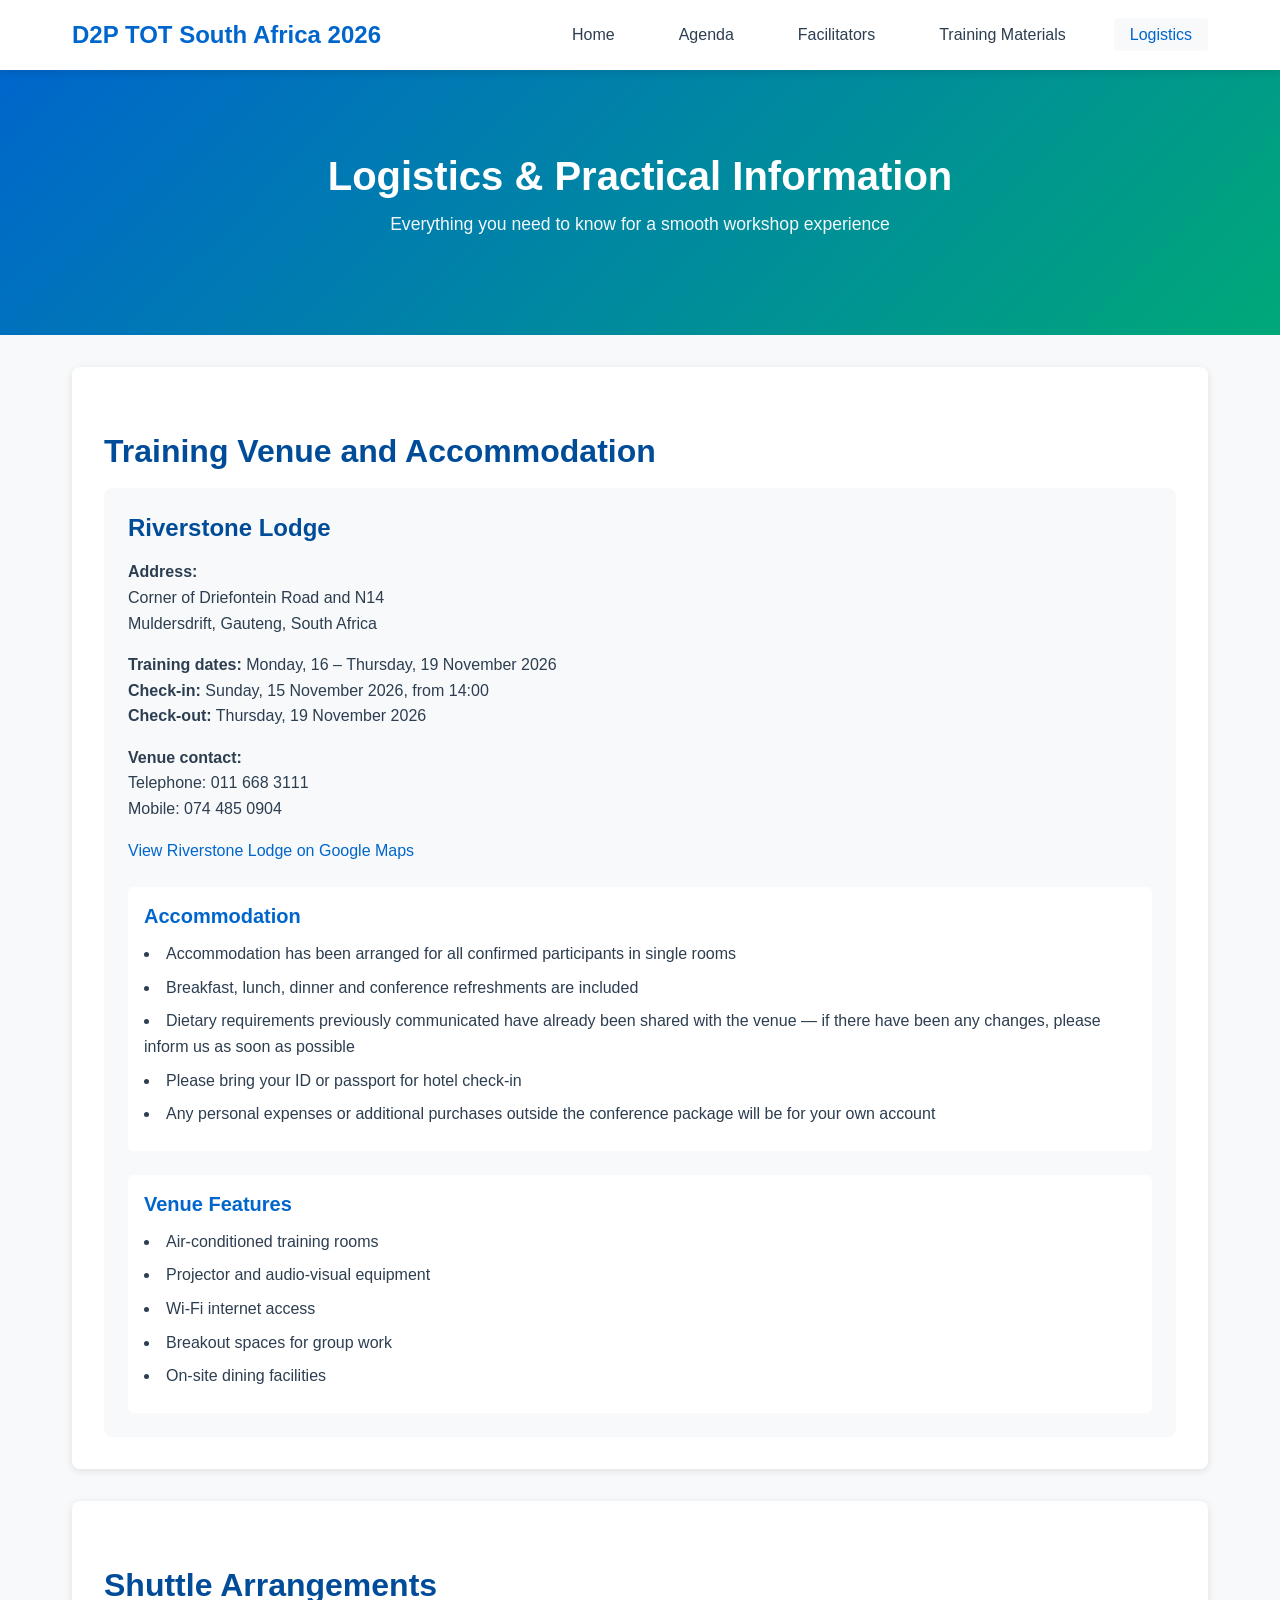
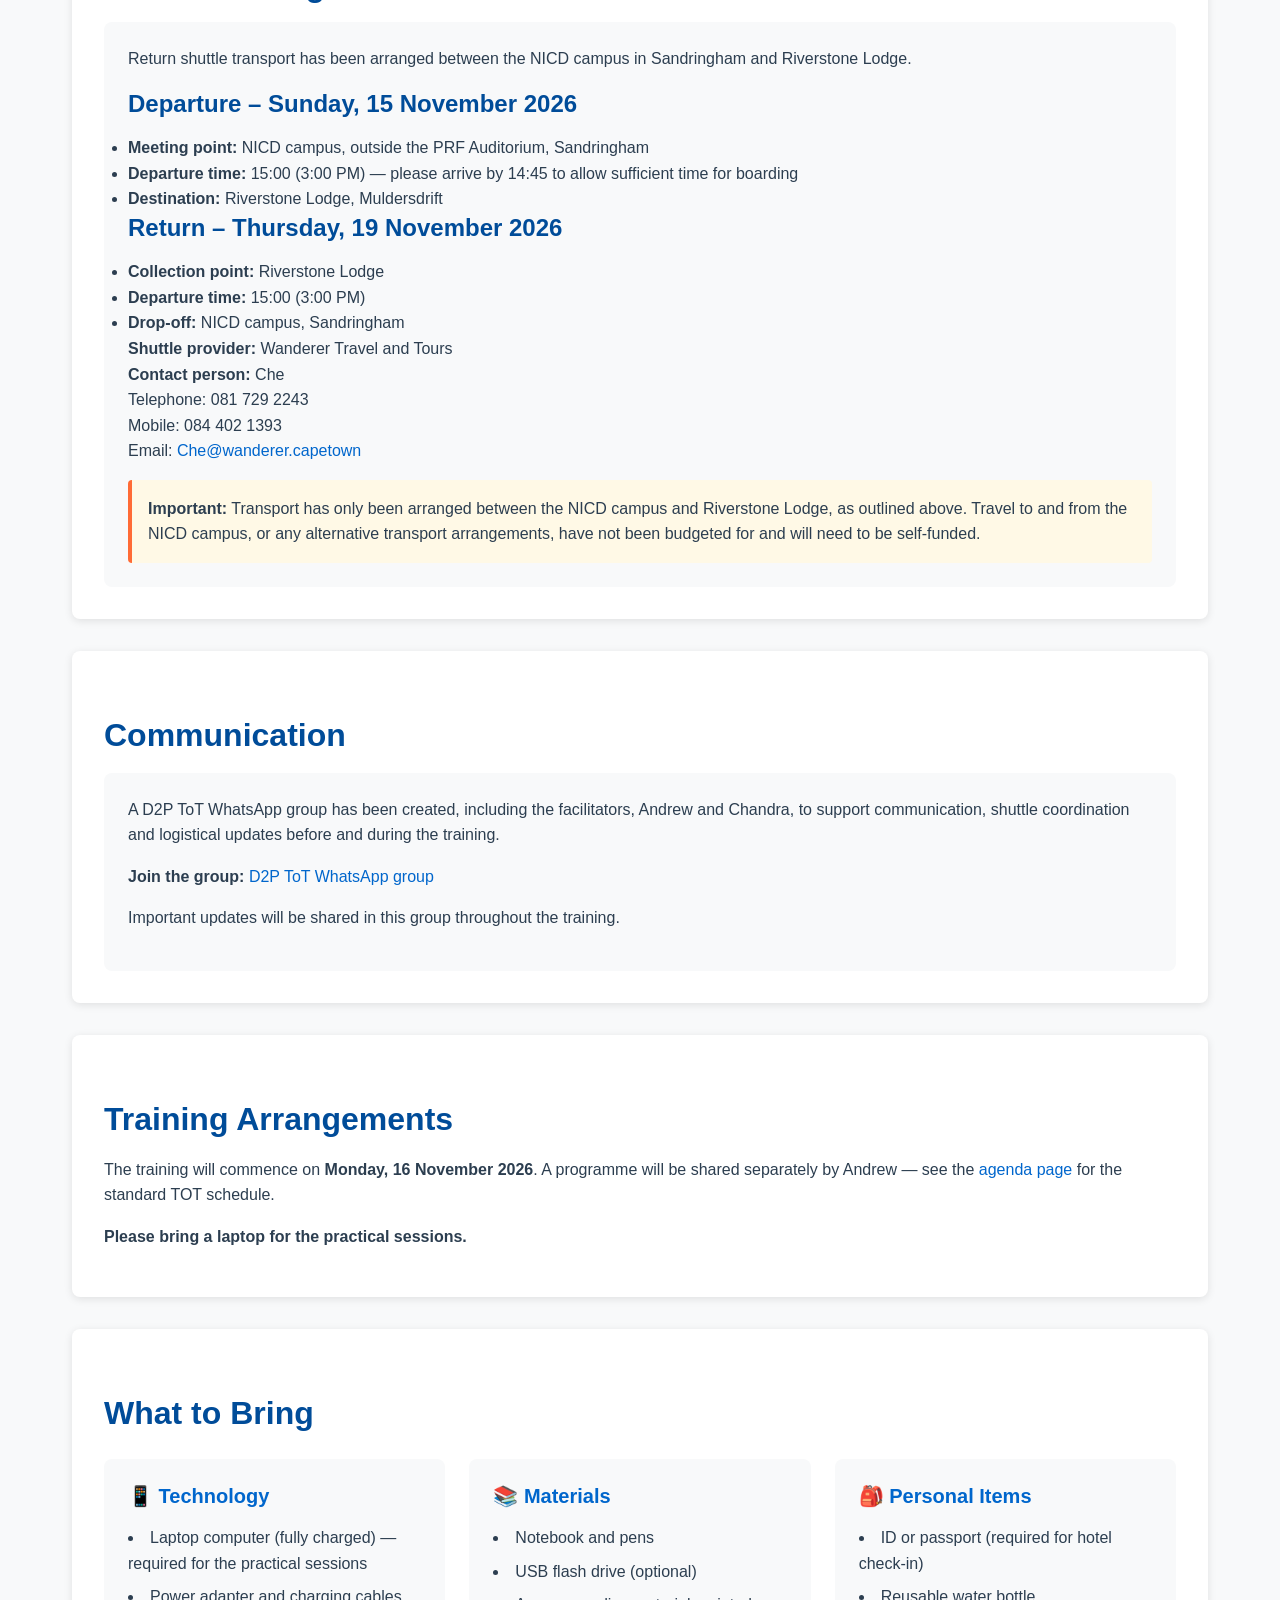
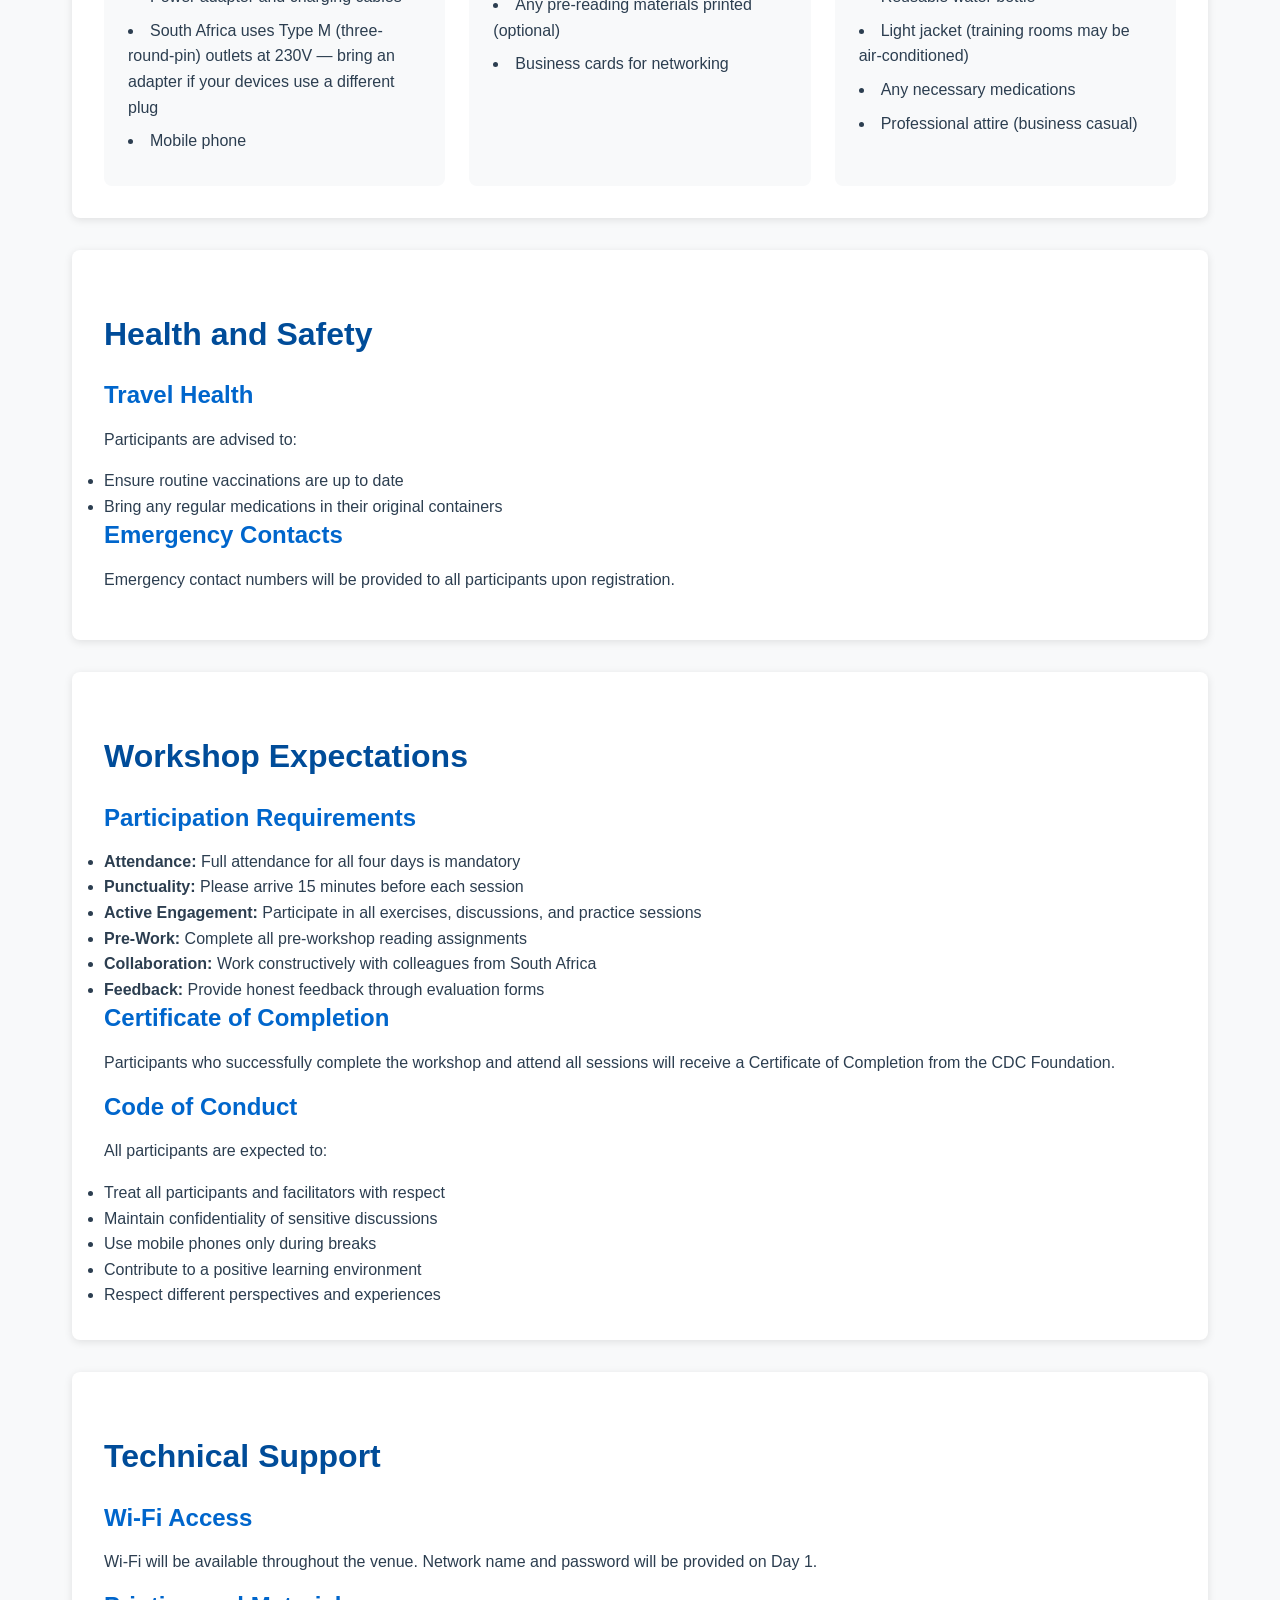
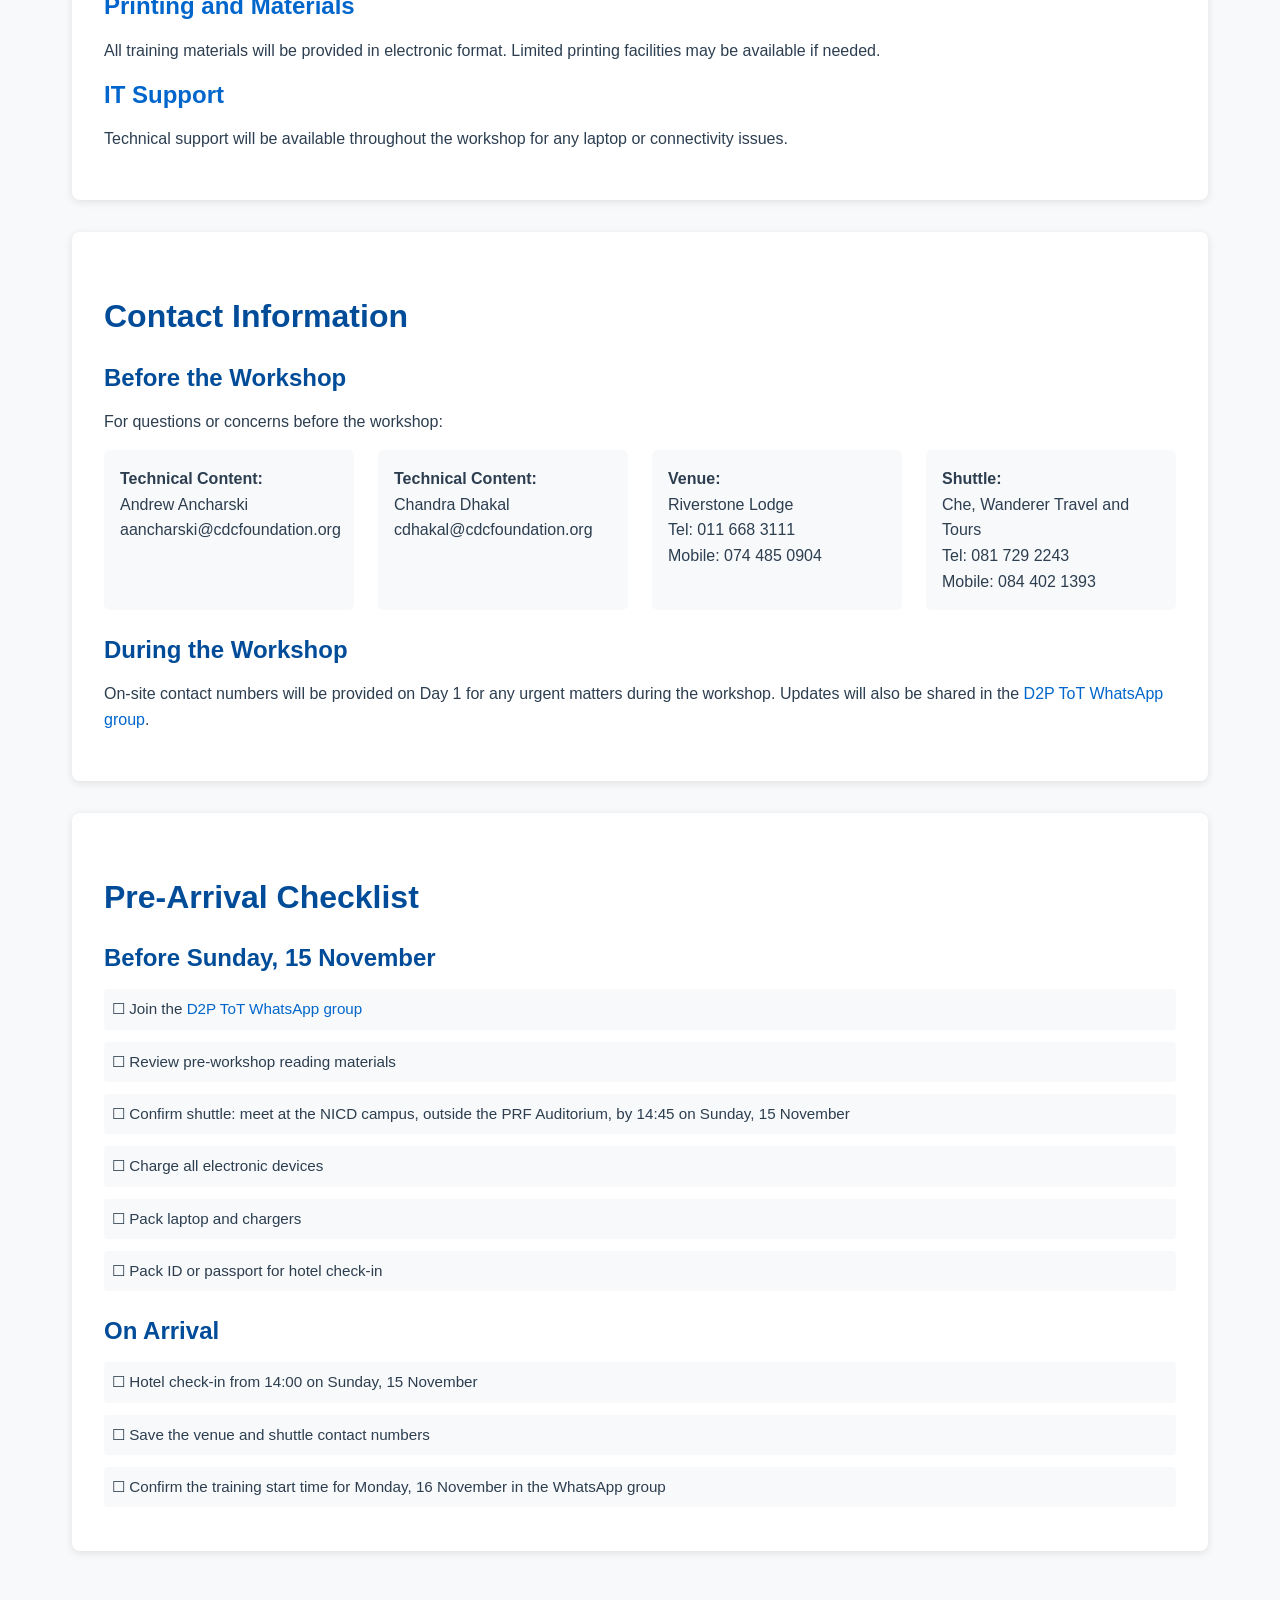
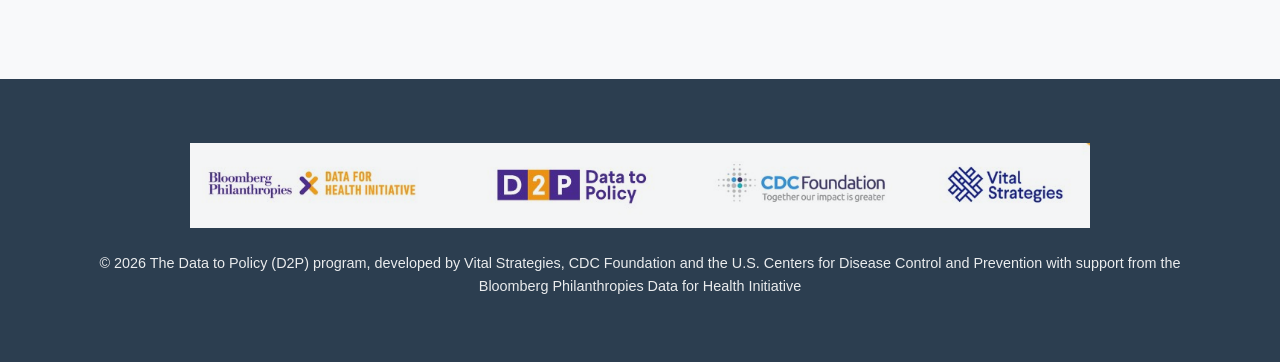
<file: logistics.html>
<!DOCTYPE html>
<html lang="en">
<head>
    <meta charset="UTF-8">
    <meta name="viewport" content="width=device-width, initial-scale=1.0">
    <title>Logistics - D2P TOT Workshop, South Africa 2026</title>
    <link rel="stylesheet" href="styles.css">
</head>
<body>
    <nav class="navbar">
        <div class="nav-container">
            <div class="logo">D2P TOT South Africa 2026</div>
            <ul class="nav-menu">
                <li><a href="index.html">Home</a></li>
                <li><a href="agenda.html">Agenda</a></li>
                <li><a href="facilitators.html">Facilitators</a></li>
                <li><a href="materials.html">Training Materials</a></li>
                <li><a href="logistics.html" class="active">Logistics</a></li>
            </ul>
        </div>
    </nav>

    <header class="page-header">
        <div class="container">
            <h1>Logistics & Practical Information</h1>
            <p>Everything you need to know for a smooth workshop experience</p>
        </div>
    </header>

    <main class="container">
        <section class="logistics-section">
            <h2>Training Venue and Accommodation</h2>
            <div class="venue-card">
                <h3>Riverstone Lodge</h3>
                <p><strong>Address:</strong><br>
                Corner of Driefontein Road and N14<br>
                Muldersdrift, Gauteng, South Africa</p>

                <p><strong>Training dates:</strong> Monday, 16 – Thursday, 19 November 2026<br>
                <strong>Check-in:</strong> Sunday, 15 November 2026, from 14:00<br>
                <strong>Check-out:</strong> Thursday, 19 November 2026</p>

                <p><strong>Venue contact:</strong><br>
                Telephone: 011 668 3111<br>
                Mobile: 074 485 0904</p>

                <p><a href="https://www.google.com/maps/search/?api=1&query=Riverstone+Lodge+Muldersdrift" target="_blank">View Riverstone Lodge on Google Maps</a></p>

                <div class="venue-info">
                    <h4>Accommodation</h4>
                    <ul>
                        <li>Accommodation has been arranged for all confirmed participants in single rooms</li>
                        <li>Breakfast, lunch, dinner and conference refreshments are included</li>
                        <li>Dietary requirements previously communicated have already been shared with the venue &mdash; if there have been any changes, please inform us as soon as possible</li>
                        <li>Please bring your ID or passport for hotel check-in</li>
                        <li>Any personal expenses or additional purchases outside the conference package will be for your own account</li>
                    </ul>
                </div>

                <div class="venue-info">
                    <h4>Venue Features</h4>
                    <ul>
                        <li>Air-conditioned training rooms</li>
                        <li>Projector and audio-visual equipment</li>
                        <li>Wi-Fi internet access</li>
                        <li>Breakout spaces for group work</li>
                        <li>On-site dining facilities</li>
                    </ul>
                </div>
            </div>
        </section>

        <section class="logistics-section">
            <h2>Shuttle Arrangements</h2>
            <div class="venue-card">
                <p>Return shuttle transport has been arranged between the NICD campus in Sandringham and Riverstone Lodge.</p>

                <h3>Departure &ndash; Sunday, 15 November 2026</h3>
                <ul>
                    <li><strong>Meeting point:</strong> NICD campus, outside the PRF Auditorium, Sandringham</li>
                    <li><strong>Departure time:</strong> 15:00 (3:00 PM) &mdash; please arrive by 14:45 to allow sufficient time for boarding</li>
                    <li><strong>Destination:</strong> Riverstone Lodge, Muldersdrift</li>
                </ul>

                <h3>Return &ndash; Thursday, 19 November 2026</h3>
                <ul>
                    <li><strong>Collection point:</strong> Riverstone Lodge</li>
                    <li><strong>Departure time:</strong> 15:00 (3:00 PM)</li>
                    <li><strong>Drop-off:</strong> NICD campus, Sandringham</li>
                </ul>

                <p><strong>Shuttle provider:</strong> Wanderer Travel and Tours<br>
                <strong>Contact person:</strong> Che<br>
                Telephone: 081 729 2243<br>
                Mobile: 084 402 1393<br>
                Email: <a href="mailto:Che@wanderer.capetown">Che@wanderer.capetown</a></p>

                <div class="note-box"><strong>Important:</strong> Transport has only been arranged between the NICD campus and Riverstone Lodge, as outlined above. Travel to and from the NICD campus, or any alternative transport arrangements, have not been budgeted for and will need to be self-funded.</div>
            </div>
        </section>

        <section class="logistics-section">
            <h2>Communication</h2>
            <div class="venue-card">
                <p>A D2P ToT WhatsApp group has been created, including the facilitators, Andrew and Chandra, to support communication, shuttle coordination and logistical updates before and during the training.</p>
                <p><strong>Join the group:</strong> <a href="https://chat.whatsapp.com/Jzy8FwWZb1xLppXMsuIukx" target="_blank">D2P ToT WhatsApp group</a></p>
                <p>Important updates will be shared in this group throughout the training.</p>
            </div>
        </section>

        <section class="logistics-section">
            <h2>Training Arrangements</h2>
            <div class="schedule-card">
                <p>The training will commence on <strong>Monday, 16 November 2026</strong>. A programme will be shared separately by Andrew &mdash; see the <a href="agenda.html">agenda page</a> for the standard TOT schedule.</p>
                <p><strong>Please bring a laptop for the practical sessions.</strong></p>
            </div>
        </section>

        <section class="logistics-section">
            <h2>What to Bring</h2>
            <div class="bring-list">
                <div class="bring-category">
                    <h4>📱 Technology</h4>
                    <ul>
                        <li>Laptop computer (fully charged) &mdash; required for the practical sessions</li>
                        <li>Power adapter and charging cables</li>
                        <li>South Africa uses Type M (three-round-pin) outlets at 230V &mdash; bring an adapter if your devices use a different plug</li>
                        <li>Mobile phone</li>
                    </ul>
                </div>

                <div class="bring-category">
                    <h4>📚 Materials</h4>
                    <ul>
                        <li>Notebook and pens</li>
                        <li>USB flash drive (optional)</li>
                        <li>Any pre-reading materials printed (optional)</li>
                        <li>Business cards for networking</li>
                    </ul>
                </div>

                <div class="bring-category">
                    <h4>🎒 Personal Items</h4>
                    <ul>
                        <li>ID or passport (required for hotel check-in)</li>
                        <li>Reusable water bottle</li>
                        <li>Light jacket (training rooms may be air-conditioned)</li>
                        <li>Any necessary medications</li>
                        <li>Professional attire (business casual)</li>
                    </ul>
                </div>
            </div>
        </section>

        <section class="logistics-section">
            <h2>Health and Safety</h2>
            <div class="health-info">
                <h3>Travel Health</h3>
                <p>Participants are advised to:</p>
                <ul>
                    <li>Ensure routine vaccinations are up to date</li>
                    <li>Bring any regular medications in their original containers</li>
                </ul>

                <h3>Emergency Contacts</h3>
                <p>Emergency contact numbers will be provided to all participants upon registration.</p>
            </div>
        </section>

        <section class="logistics-section">
            <h2>Workshop Expectations</h2>
            <div class="expectations-info">
                <h3>Participation Requirements</h3>
                <ul>
                    <li><strong>Attendance:</strong> Full attendance for all four days is mandatory</li>
                    <li><strong>Punctuality:</strong> Please arrive 15 minutes before each session</li>
                    <li><strong>Active Engagement:</strong> Participate in all exercises, discussions, and practice sessions</li>
                    <li><strong>Pre-Work:</strong> Complete all pre-workshop reading assignments</li>
                    <li><strong>Collaboration:</strong> Work constructively with colleagues from South Africa</li>
                    <li><strong>Feedback:</strong> Provide honest feedback through evaluation forms</li>
                </ul>

                <h3>Certificate of Completion</h3>
                <p>Participants who successfully complete the workshop and attend all sessions will receive a Certificate of Completion from the CDC Foundation.</p>

                <h3>Code of Conduct</h3>
                <p>All participants are expected to:</p>
                <ul>
                    <li>Treat all participants and facilitators with respect</li>
                    <li>Maintain confidentiality of sensitive discussions</li>
                    <li>Use mobile phones only during breaks</li>
                    <li>Contribute to a positive learning environment</li>
                    <li>Respect different perspectives and experiences</li>
                </ul>
            </div>
        </section>

        <section class="logistics-section">
            <h2>Technical Support</h2>
            <div class="tech-support">
                <h3>Wi-Fi Access</h3>
                <p>Wi-Fi will be available throughout the venue. Network name and password will be provided on Day 1.</p>

                <h3>Printing and Materials</h3>
                <p>All training materials will be provided in electronic format. Limited printing facilities may be available if needed.</p>

                <h3>IT Support</h3>
                <p>Technical support will be available throughout the workshop for any laptop or connectivity issues.</p>
            </div>
        </section>

        <section class="logistics-section">
            <h2>Contact Information</h2>
            <div class="contact-info-section">
                <h3>Before the Workshop</h3>
                <p>For questions or concerns before the workshop:</p>
                <div class="contact-grid-layout">
                    <div>
                        <strong>Technical Content:</strong><br>
                        Andrew Ancharski<br>
                        aancharski@cdcfoundation.org
                    </div>
                    <div>
                        <strong>Technical Content:</strong><br>
                        Chandra Dhakal<br>
                        cdhakal@cdcfoundation.org
                    </div>
                    <div>
                        <strong>Venue:</strong><br>
                        Riverstone Lodge<br>
                        Tel: 011 668 3111<br>
                        Mobile: 074 485 0904
                    </div>
                    <div>
                        <strong>Shuttle:</strong><br>
                        Che, Wanderer Travel and Tours<br>
                        Tel: 081 729 2243<br>
                        Mobile: 084 402 1393
                    </div>
                </div>

                <h3>During the Workshop</h3>
                <p>On-site contact numbers will be provided on Day 1 for any urgent matters during the workshop. Updates will also be shared in the <a href="https://chat.whatsapp.com/Jzy8FwWZb1xLppXMsuIukx" target="_blank">D2P ToT WhatsApp group</a>.</p>
            </div>
        </section>

        <section class="checklist-section">
            <h2>Pre-Arrival Checklist</h2>
            <div class="checklist">
                <h3>Before Sunday, 15 November</h3>
                <ul class="checkbox-list">
                    <li>☐ Join the <a href="https://chat.whatsapp.com/Jzy8FwWZb1xLppXMsuIukx" target="_blank">D2P ToT WhatsApp group</a></li>
                    <li>☐ Review pre-workshop reading materials</li>
                    <li>☐ Confirm shuttle: meet at the NICD campus, outside the PRF Auditorium, by 14:45 on Sunday, 15 November</li>
                    <li>☐ Charge all electronic devices</li>
                    <li>☐ Pack laptop and chargers</li>
                    <li>☐ Pack ID or passport for hotel check-in</li>
                </ul>

                <h3>On Arrival</h3>
                <ul class="checkbox-list">
                    <li>☐ Hotel check-in from 14:00 on Sunday, 15 November</li>
                    <li>☐ Save the venue and shuttle contact numbers</li>
                    <li>☐ Confirm the training start time for Monday, 16 November in the WhatsApp group</li>
                </ul>
            </div>
        </section>

    </main>

<footer class="footer">
    <div class="container">
        <div class="footer-content">
            <div class="footer-logos">
                <img src="D2P1.jpg" alt="Data to Policy - Partner Organizations" class="footer-logo">
            </div>
            <div class="footer-text">
<p>&copy; 2026 The Data to Policy (D2P) program, developed by Vital Strategies, CDC Foundation and the U.S. Centers for Disease Control and Prevention with support from the Bloomberg Philanthropies Data for Health Initiative</p>
            </div>
        </div>
    </div>
</footer>
</body>
</html>
</file>
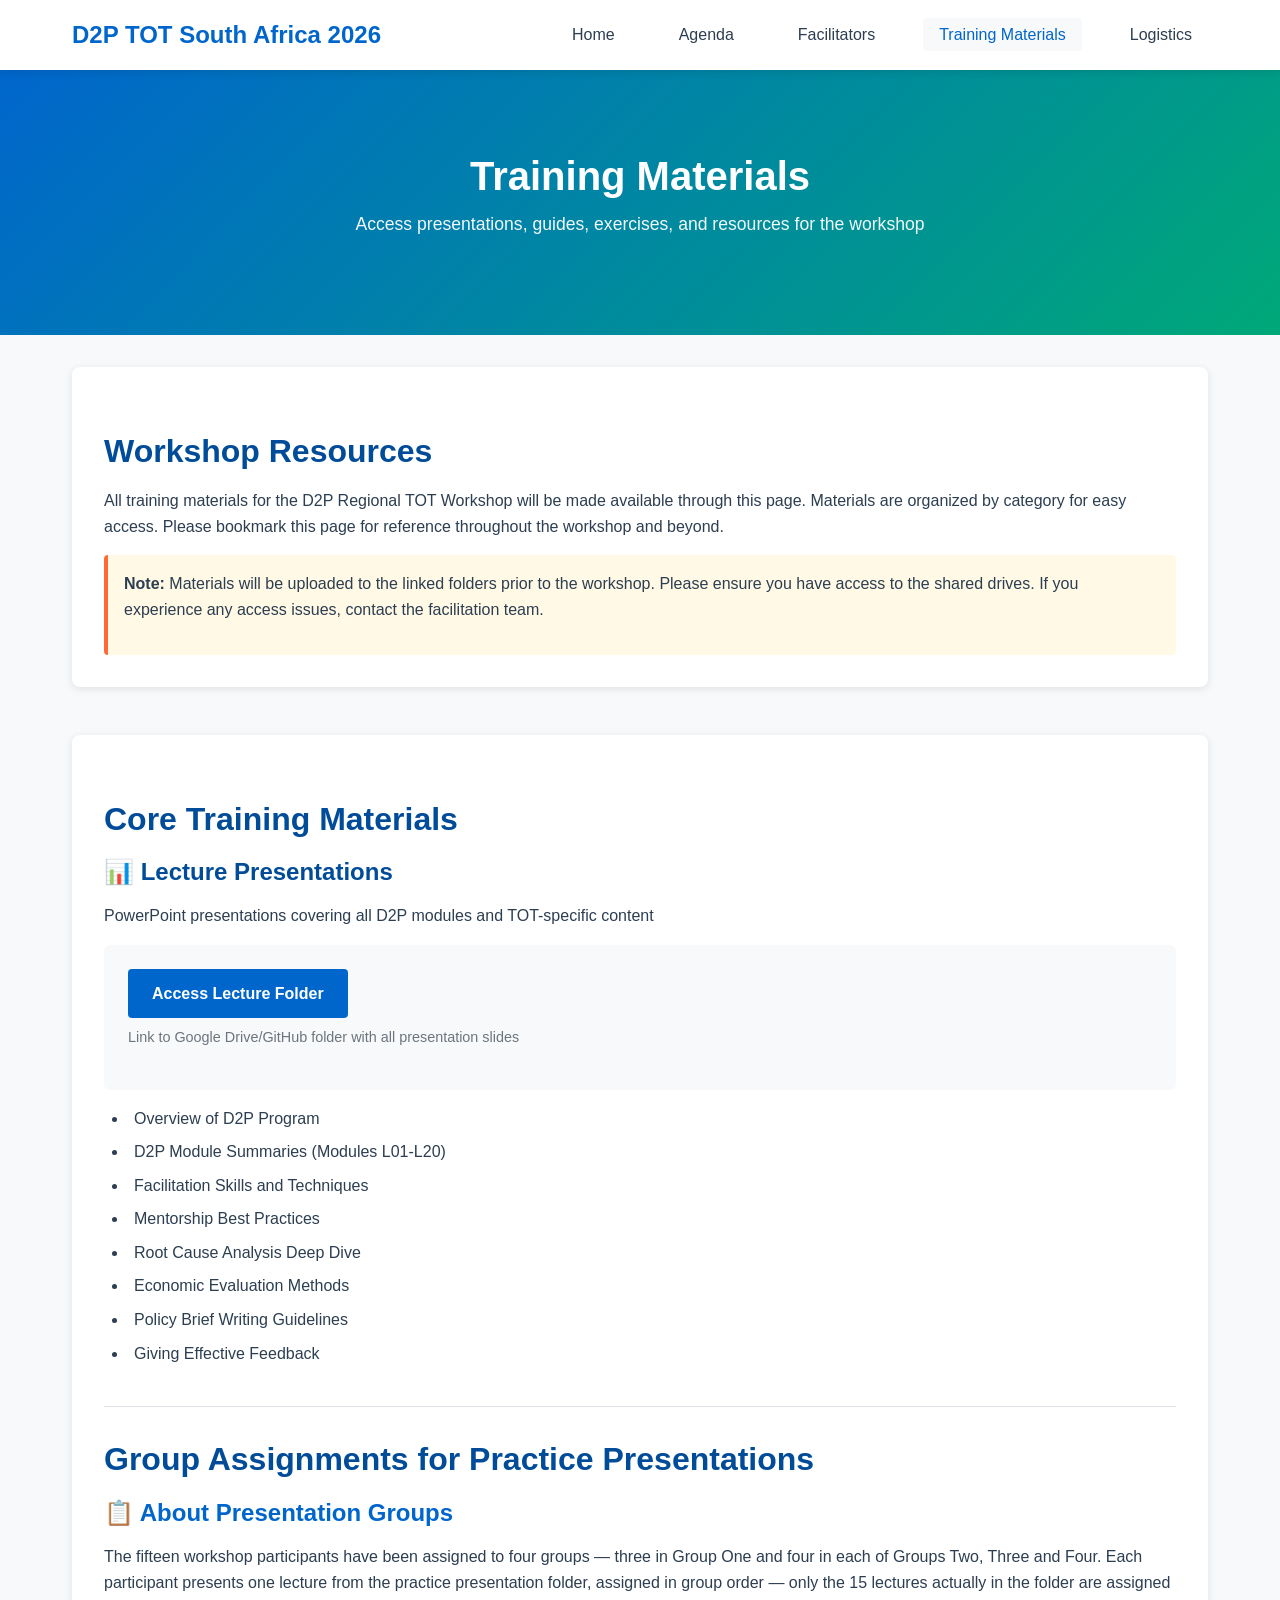
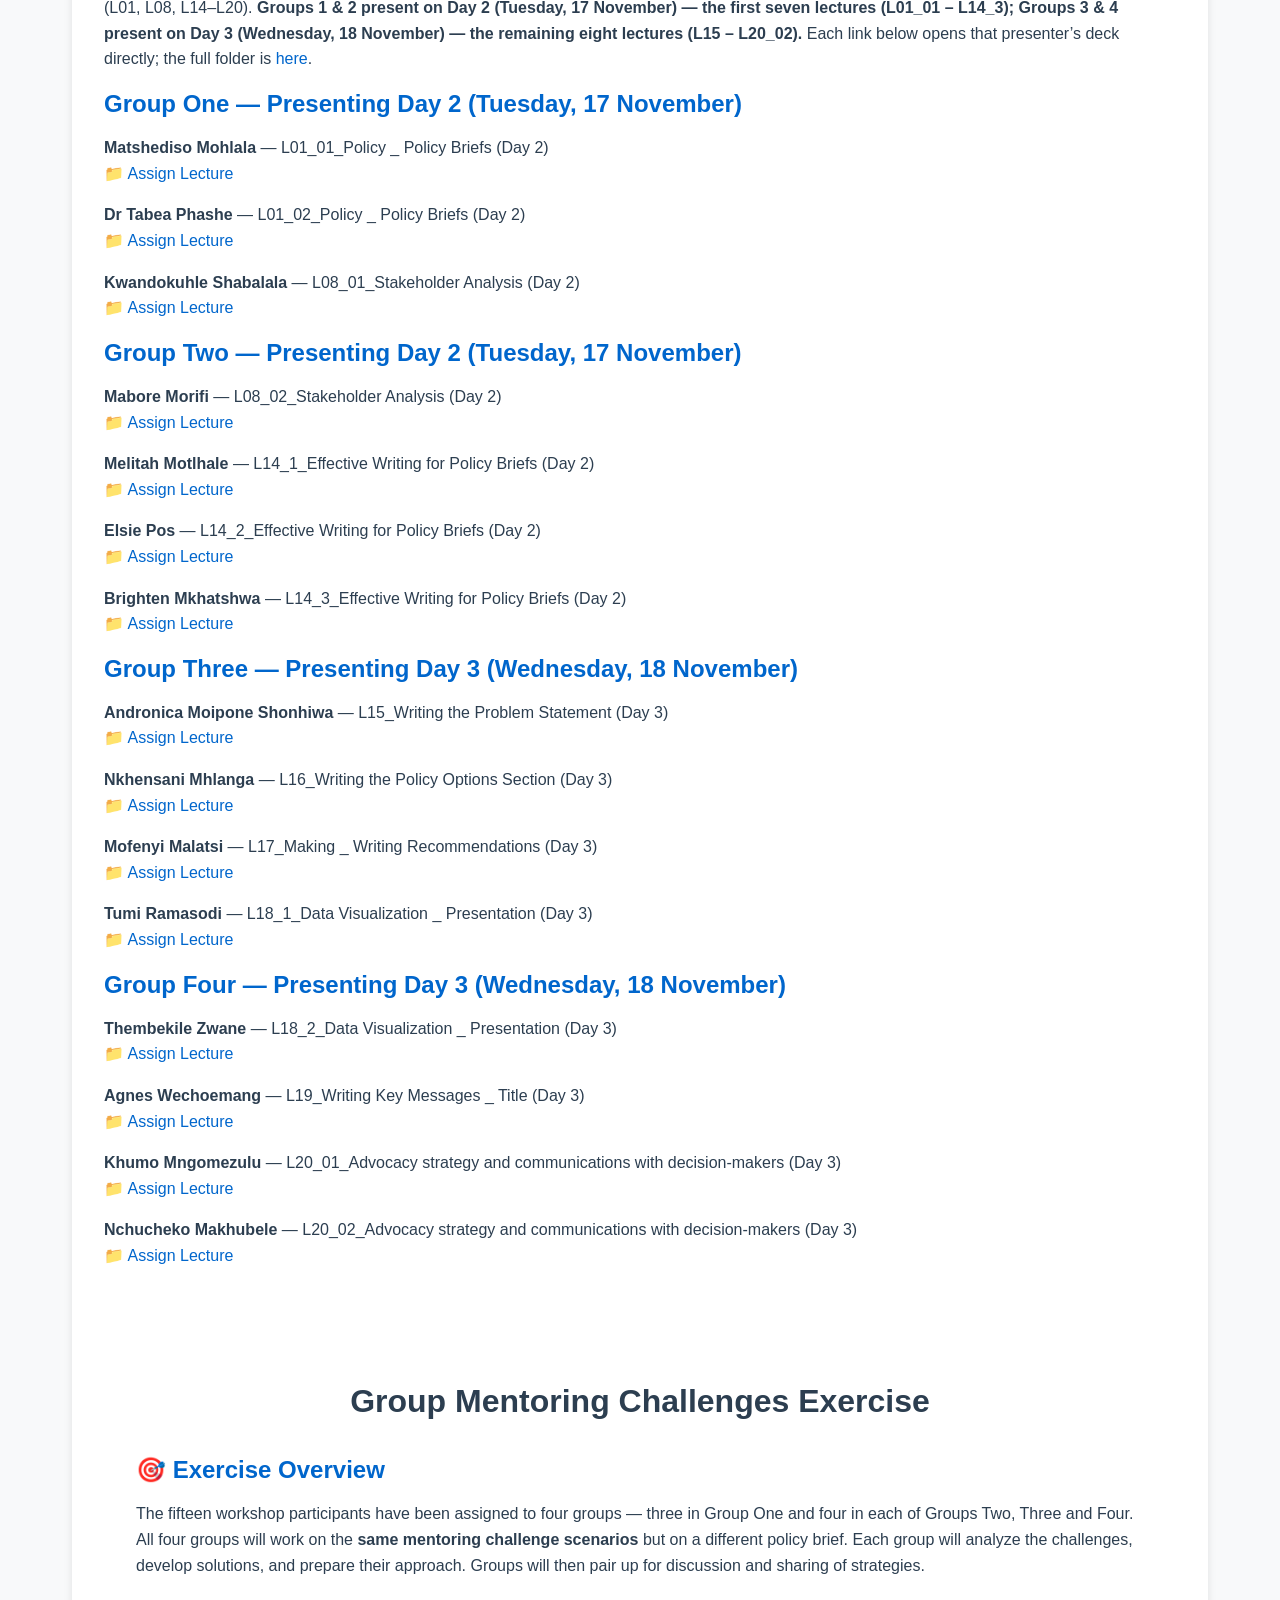
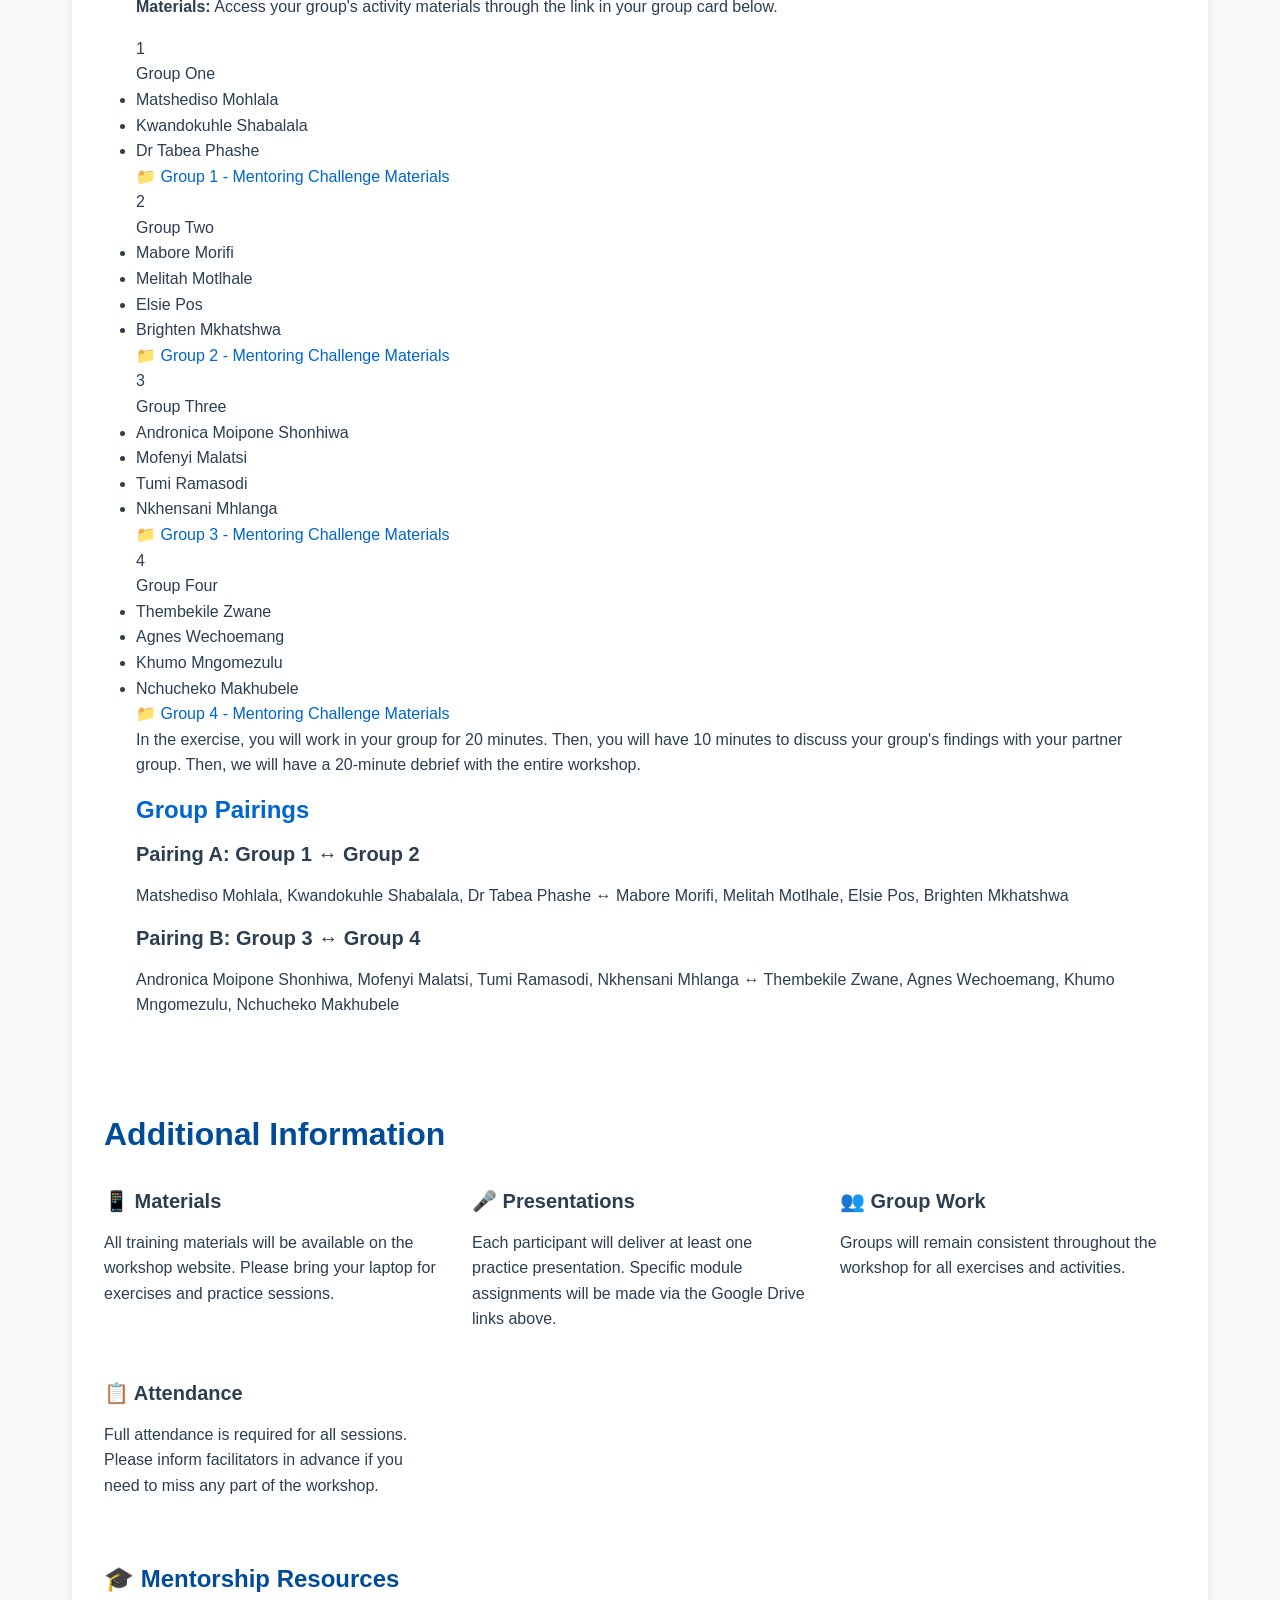
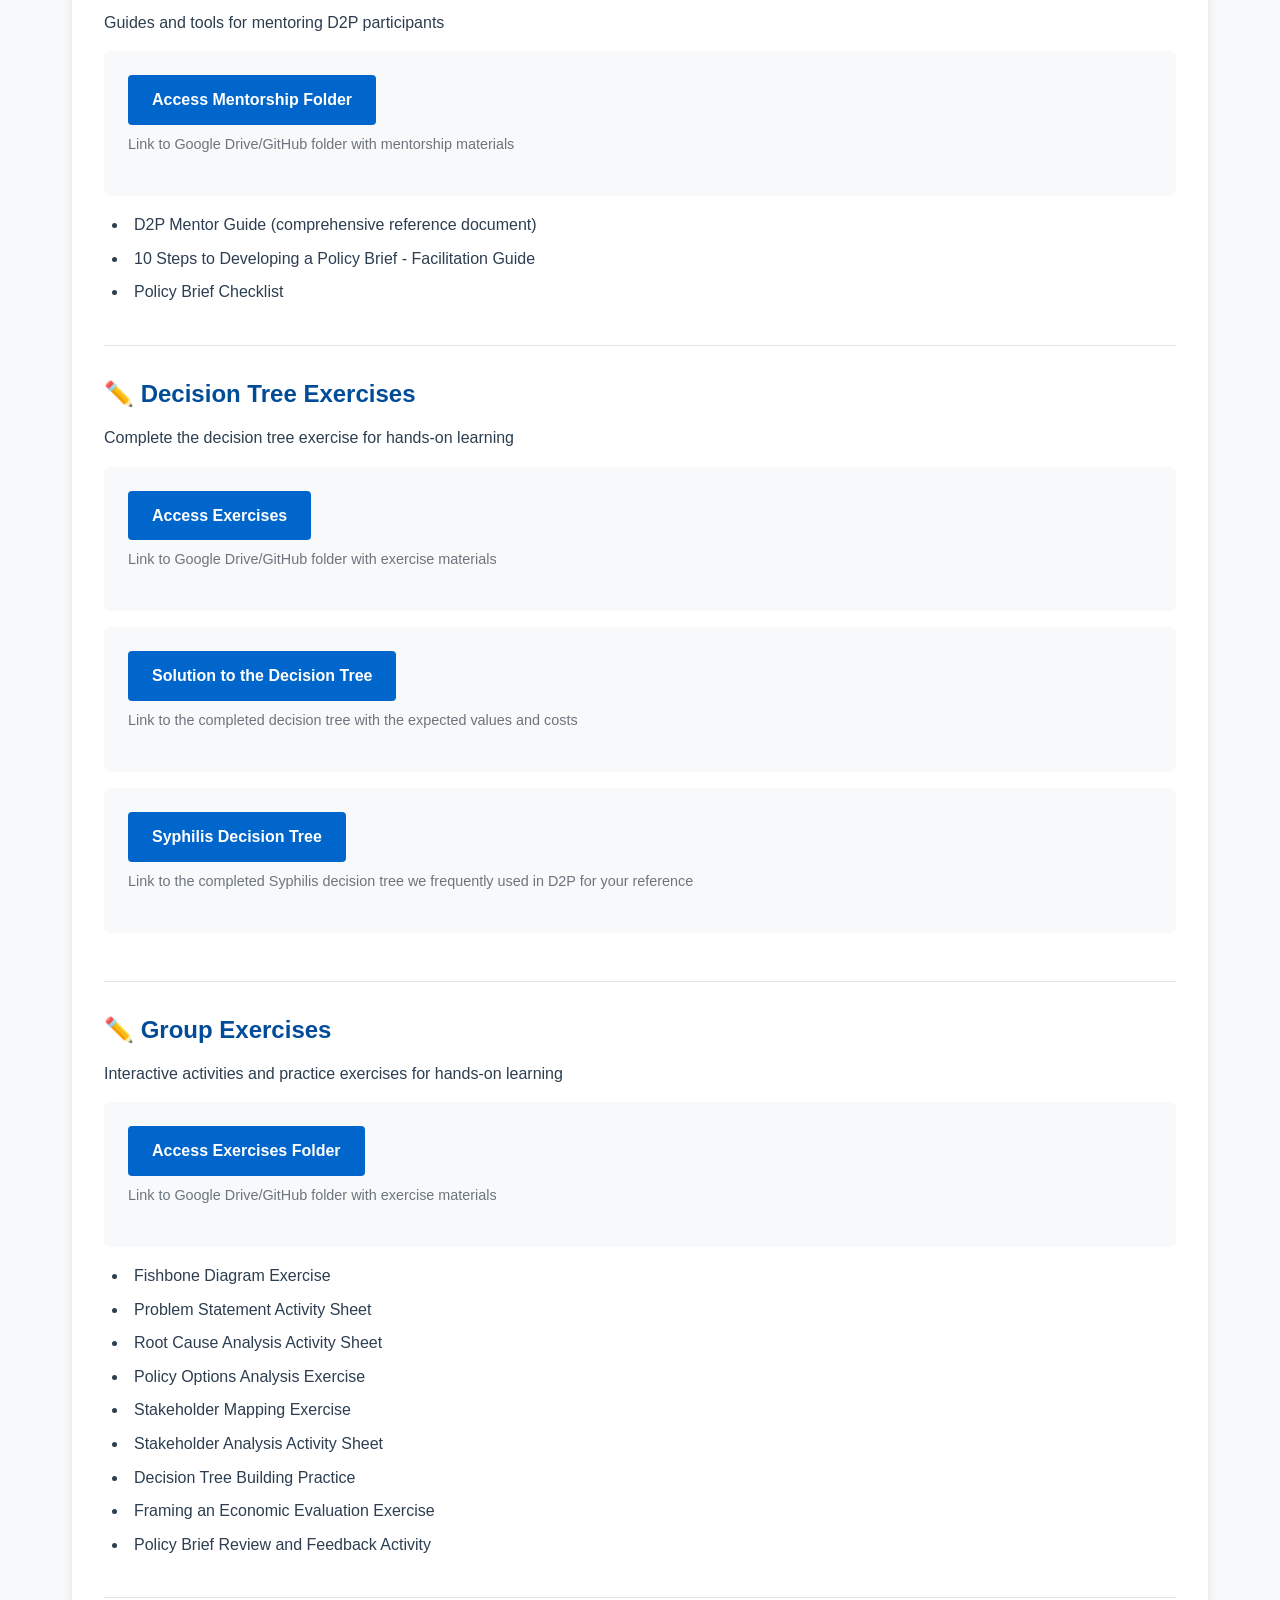
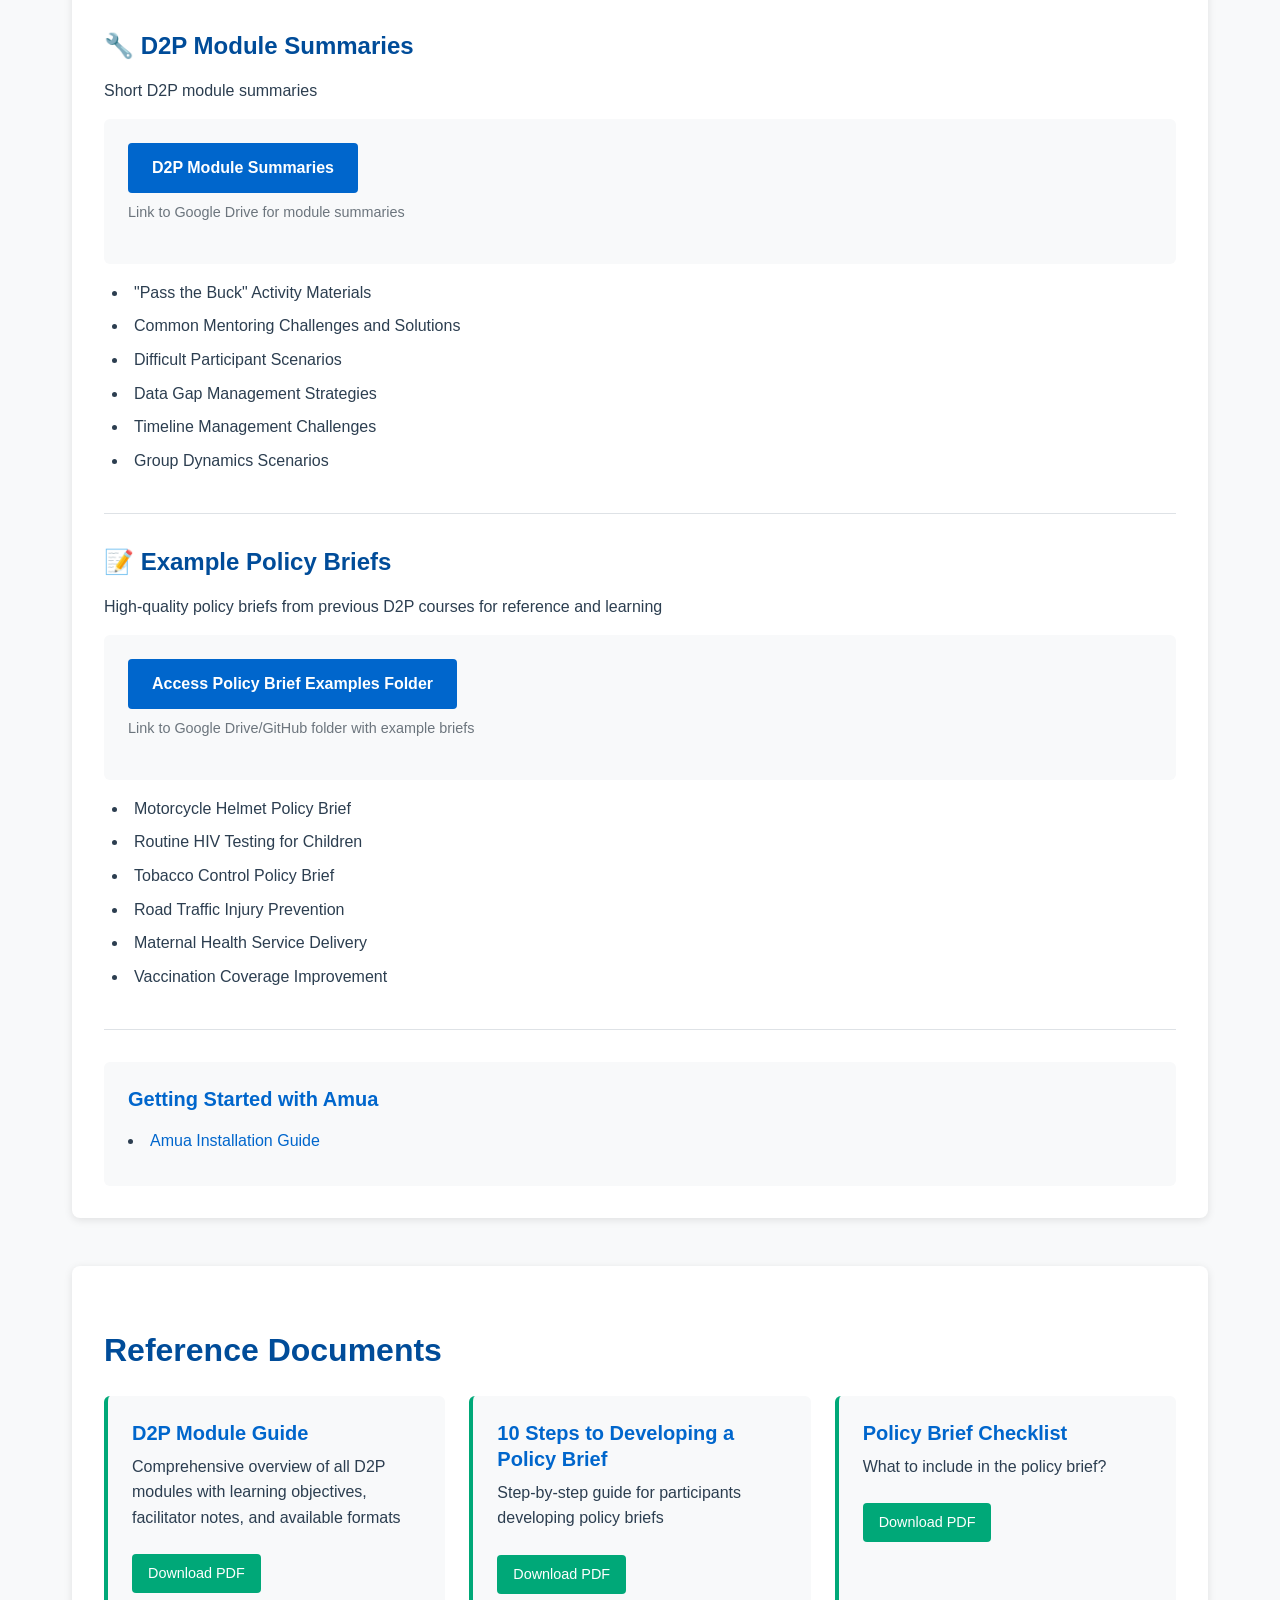
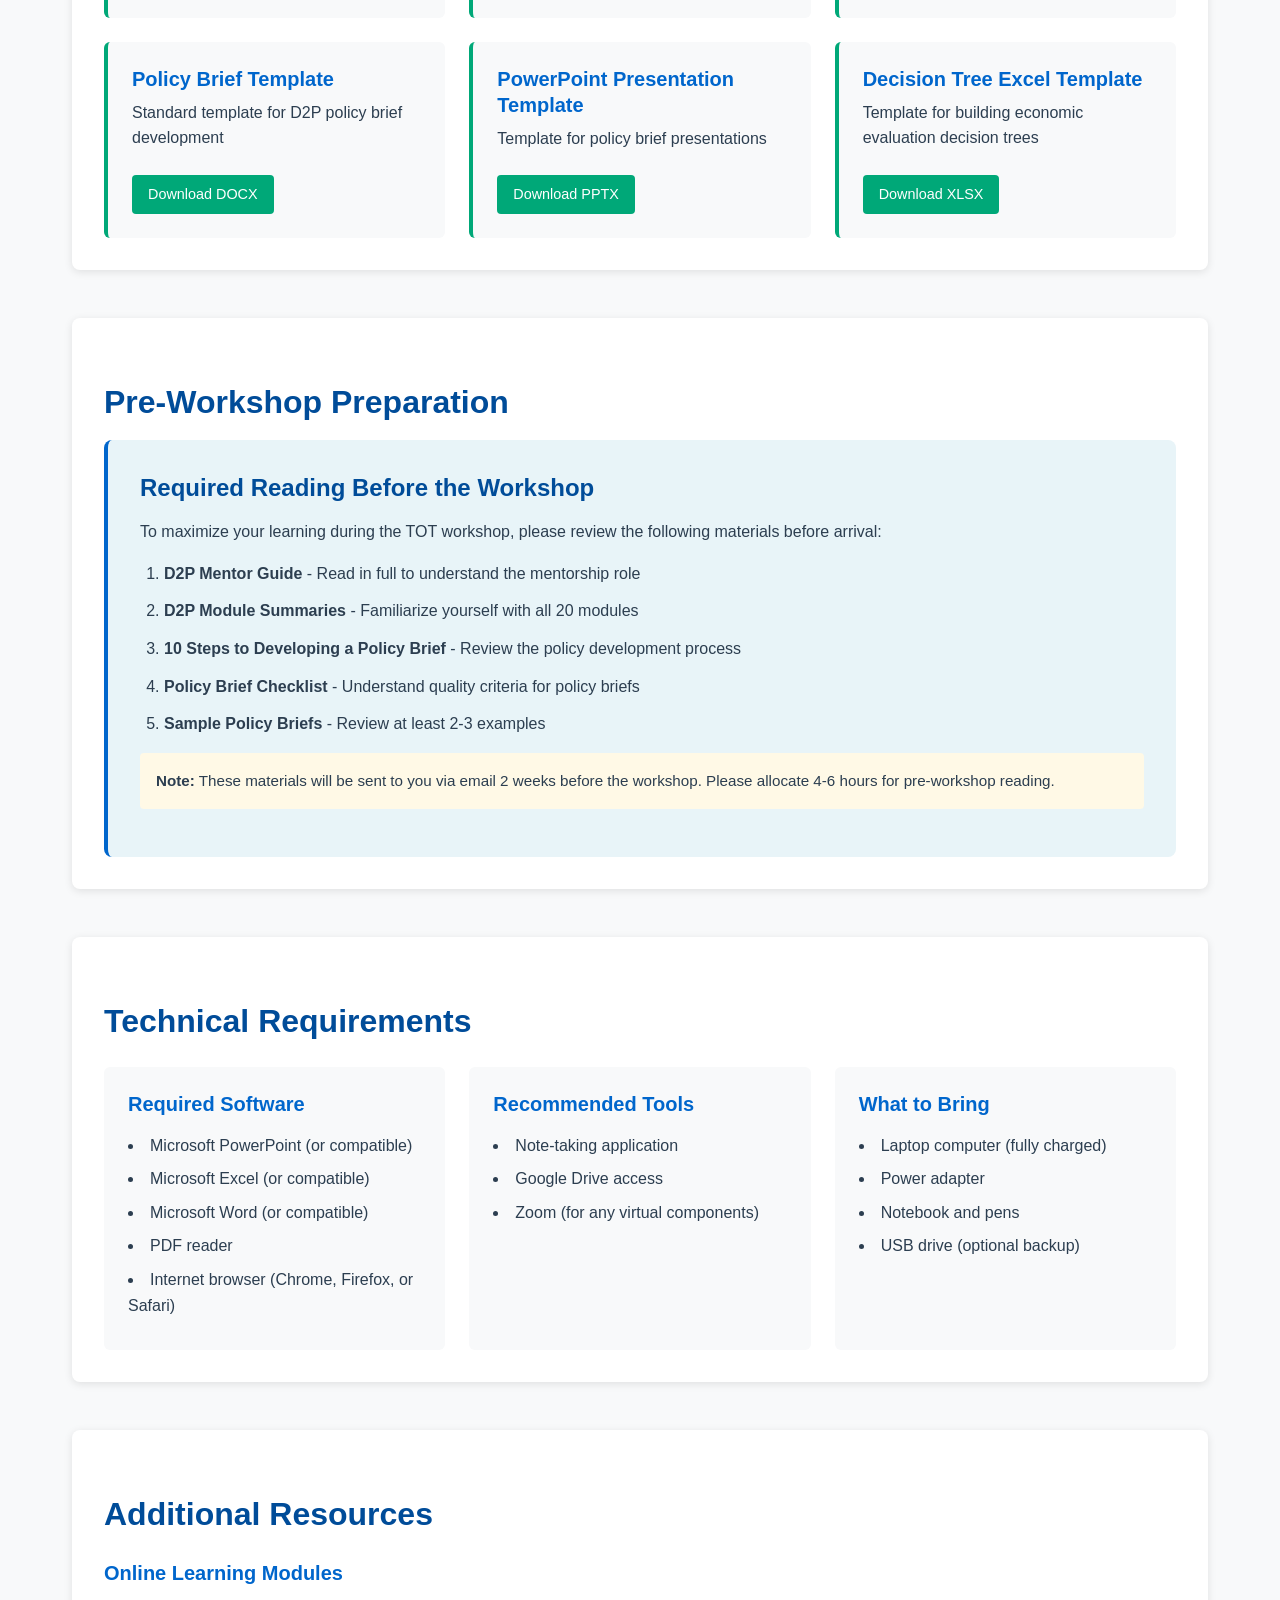
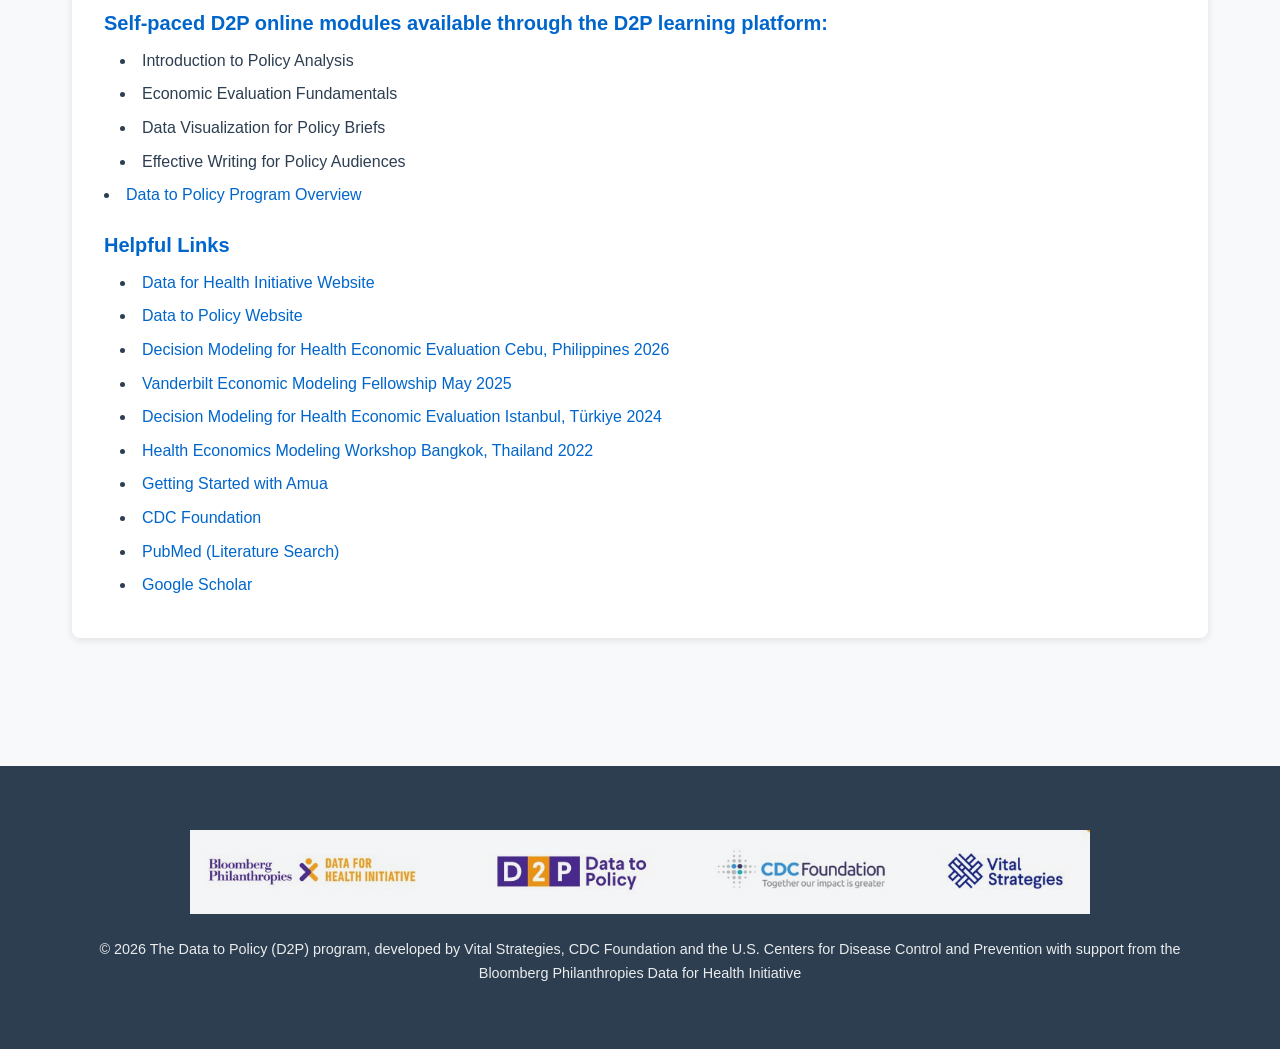
<file: materials.html>
<!DOCTYPE html>
<html lang="en">
<head>
    <meta charset="UTF-8">
    <meta name="viewport" content="width=device-width, initial-scale=1.0">
    <title>Training Materials - D2P TOT Workshop, South Africa 2026</title>
    <link rel="stylesheet" href="styles.css">
</head>
<body>
    <nav class="navbar">
        <div class="nav-container">
            <div class="logo">D2P TOT South Africa 2026</div>
            <ul class="nav-menu">
                <li><a href="index.html">Home</a></li>
                <li><a href="agenda.html">Agenda</a></li>
                <li><a href="facilitators.html">Facilitators</a></li>
                <li><a href="materials.html" class="active">Training Materials</a></li>
                <li><a href="logistics.html">Logistics</a></li>
            </ul>
        </div>
    </nav>
    
    <header class="page-header">
        <div class="container">
            <h1>Training Materials</h1>
            <p>Access presentations, guides, exercises, and resources for the workshop</p>
        </div>
    </header>

    <main class="container">
        <section class="materials-intro">
            <h2>Workshop Resources</h2>
            <p>All training materials for the D2P Regional TOT Workshop will be made available through this page. Materials are organized by category for easy access. Please bookmark this page for reference throughout the workshop and beyond.</p>
            <div class="note-box">
                <p><strong>Note:</strong> Materials will be uploaded to the linked folders prior to the workshop. Please ensure you have access to the shared drives. If you experience any access issues, contact the facilitation team.</p>
            </div>
        </section>

        <section class="materials-section">
            <h2>Core Training Materials</h2>
            
            <div class="materials-category">
                <h3>📊 Lecture Presentations</h3>
                <p>PowerPoint presentations covering all D2P modules and TOT-specific content</p>
                <div class="resource-link">
                    <a href="https://drive.google.com/drive/folders/1KEvxeh5mFh3n7itPsK7l45kApEcoDLSs" class="btn-link">Access Lecture Folder</a>
                    <p class="link-description">Link to Google Drive/GitHub folder with all presentation slides</p>
                </div>
                <div class="materials-list">
                    <ul>
                        <li>Overview of D2P Program</li>
                        <li>D2P Module Summaries (Modules L01-L20)</li>
                        <li>Facilitation Skills and Techniques</li>
                        <li>Mentorship Best Practices</li>
                        <li>Root Cause Analysis Deep Dive</li>
                        <li>Economic Evaluation Methods</li>
                        <li>Policy Brief Writing Guidelines</li>
                        <li>Giving Effective Feedback</li>
                    </ul>
                </div>
            </div>



     <!-- Presentation Group Assignments -->
        <section class="groups-section">
            <h2>Group Assignments for Practice Presentations</h2>
            <div class="group-assignment-note">
                <h3>&#128203; About Presentation Groups</h3>
                <p>The fifteen workshop participants have been assigned to four groups &mdash; three in Group One and four in each of Groups Two, Three and Four. Each participant presents one lecture from the practice presentation folder, assigned in group order &mdash; only the 15 lectures actually in the folder are assigned (L01, L08, L14&ndash;L20). <strong>Groups 1 &amp; 2 present on Day 2 (Tuesday, 17 November) &mdash; the first seven lectures (L01_01 &ndash; L14_3); Groups 3 &amp; 4 present on Day 3 (Wednesday, 18 November) &mdash; the remaining eight lectures (L15 &ndash; L20_02).</strong> Each link below opens that presenter&rsquo;s deck directly; the full folder is <a href="https://drive.google.com/drive/u/0/folders/1sUT6edL-evdDWts73sOSeelTbS25cyAX" target="_blank">here</a>.</p>
            </div>

            <h3 class="group-heading">Group One &mdash; Presenting Day 2 (Tuesday, 17 November)</h3>
            <div class="group-1">
                <div class="group-assignment">
                    <p class="assignment-member"><strong>Matshediso Mohlala</strong> &mdash; L01_01_Policy _ Policy Briefs (Day 2)<br>
                    <a href="https://docs.google.com/presentation/d/1yAf1f2kflwWotDYmFhYt-oUU-I5teAoL/edit" target="_blank">&#128193; Assign Lecture</a></p>                    <p class="assignment-member"><strong>Dr Tabea Phashe</strong> &mdash; L01_02_Policy _ Policy Briefs (Day 2)<br>
                    <a href="https://drive.google.com/file/d/1dnm0EV2cW17fEJQbAKDSpFeEJpIhAz5Z/view?usp=drive_web" target="_blank">&#128193; Assign Lecture</a></p>
                    <p class="assignment-member"><strong>Kwandokuhle Shabalala</strong> &mdash; L08_01_Stakeholder Analysis (Day 2)<br>
                                        <a href="https://docs.google.com/presentation/d/1aT2neli9yngy9MOjazrwBXQ-KEQGBAmP/edit?slide=id.p1#slide=id.p1" target="_blank">&#128193; Assign Lecture</a></p>

                </div>
            </div>

            <h3 class="group-heading">Group Two &mdash; Presenting Day 2 (Tuesday, 17 November)</h3>
            <div class="group-2">
                <div class="group-assignment">
                    <p class="assignment-member"><strong>Mabore Morifi</strong> &mdash; L08_02_Stakeholder Analysis (Day 2)<br>
                    <a href="https://drive.google.com/file/d/1AawubCEshGaji3D9faIymgbr4K53xI0T/view?usp=drive_web" target="_blank">&#128193; Assign Lecture</a></p>
                    <p class="assignment-member"><strong>Melitah Motlhale</strong> &mdash; L14_1_Effective Writing for Policy Briefs (Day 2)<br>
                    <a href="https://drive.google.com/file/d/1AQRXENxkSYKkFs3QA20BEnRTvWoGYmCI/view?usp=drive_web" target="_blank">&#128193; Assign Lecture</a></p>
                    <p class="assignment-member"><strong>Elsie Pos</strong> &mdash; L14_2_Effective Writing for Policy Briefs (Day 2)<br>
                    <a href="https://drive.google.com/file/d/1a72wN_KZ6QzFdiJte-k1qacnS7mpZoMo/view?usp=drive_web" target="_blank">&#128193; Assign Lecture</a></p>                    <p class="assignment-member"><strong>Brighten Mkhatshwa</strong> &mdash; L14_3_Effective Writing for Policy Briefs (Day 2)<br>
                    <a href="https://drive.google.com/file/d/1Uk07StLMyffNALMcQ0wQooYU9BNQlIOW/view?usp=drive_web" target="_blank">&#128193; Assign Lecture</a></p>
                </div>
            </div>

            <h3 class="group-heading">Group Three &mdash; Presenting Day 3 (Wednesday, 18 November)</h3>
            <div class="group-3">
                <div class="group-assignment">
                    <p class="assignment-member"><strong>Andronica Moipone Shonhiwa</strong> &mdash; L15_Writing the Problem Statement (Day 3)<br>
                    <a href="https://drive.google.com/file/d/1cPaZbiRrAQqCNKVGFgpGSCWigg9rbJXg/view?usp=drive_web" target="_blank">&#128193; Assign Lecture</a></p>
                    <p class="assignment-member"><strong>Nkhensani Mhlanga</strong> &mdash; L16_Writing the Policy Options Section (Day 3)<br>
                    <a href="https://drive.google.com/file/d/1dS3o-O3Fu9-DoauD9vF90pI5_Q6kW39A/view?usp=drive_web" target="_blank">&#128193; Assign Lecture</a></p>
                    
                    <p class="assignment-member"><strong>Mofenyi Malatsi</strong> &mdash; L17_Making _ Writing Recommendations (Day 3)<br>
                    <a href="https://drive.google.com/file/d/1EMlZjewVnLRC0UT4lxNbA2PMNXK33dOY/view?usp=drive_web" target="_blank">&#128193; Assign Lecture</a></p>
                    
                    <p class="assignment-member"><strong>Tumi Ramasodi</strong> &mdash; L18_1_Data Visualization _ Presentation (Day 3)<br>
                    <a href="https://drive.google.com/file/d/1BvZ1N5RXMXkrO6ySjaO3fsOOPHHC4I2m/view?usp=drive_web" target="_blank">&#128193; Assign Lecture</a></p>                   
        
                </div>
            </div>

            <h3 class="group-heading">Group Four &mdash; Presenting Day 3 (Wednesday, 18 November)</h3>
            <div class="group-4">
                <div class="group-assignment">
                    <p class="assignment-member"><strong>Thembekile Zwane</strong> &mdash; L18_2_Data Visualization _ Presentation (Day 3)<br>
                    <a href="https://drive.google.com/file/d/1U1cQMeJ7fYdpGvlqNGqDAAMwogaIsZoB/view?usp=drive_web" target="_blank">&#128193; Assign Lecture</a></p>
                    <p class="assignment-member"><strong>Agnes Wechoemang</strong> &mdash; L19_Writing Key Messages _ Title (Day 3)<br>
                    <a href="https://drive.google.com/file/d/123w-Xq1MYnLF2HMSCYe8a5lpFFu830pT/view?usp=drive_web" target="_blank">&#128193; Assign Lecture</a></p>
                    <p class="assignment-member"><strong>Khumo Mngomezulu</strong> &mdash; L20_01_Advocacy strategy and communications with decision-makers (Day 3)<br>
                    <a href="https://drive.google.com/file/d/1loB9NalO5NJXVJZsblOo3BW1A3Bdz3Lk/view?usp=drive_web" target="_blank">&#128193; Assign Lecture</a></p>                    <p class="assignment-member"><strong>Nchucheko Makhubele</strong> &mdash; L20_02_Advocacy strategy and communications with decision-makers (Day 3)<br>
                    <a href="https://drive.google.com/file/d/1AhASxvcmVQefUzWc8MiVzvjQZKILuUuR/view?usp=drive_web" target="_blank">&#128193; Assign Lecture</a></p>
                </div>
            </div>
        </section>

                <section class="mentoring-challenges-section">
            <div class="container">
                <h2 style="text-align: center; color: var(--primary); margin-bottom: 2rem;">Group Mentoring Challenges Exercise</h2>

                <div class="group-assignment-note">
                    <h3>&#127919; Exercise Overview</h3>
                    <p>The fifteen workshop participants have been assigned to four groups &mdash; three in Group One and four in each of Groups Two, Three and Four. All four groups will work on the <strong>same mentoring challenge scenarios</strong> but on a different policy brief. Each group will analyze the challenges, develop solutions, and prepare their approach. Groups will then pair up for discussion and sharing of strategies.</p>
                    <p><strong>Materials:</strong> Access your group's activity materials through the link in your group card below.</p>
                </div>

                <div class="group-container">
                    <!-- Group 1 for Mentoring -->
                    <div class="group-card group-1">
                        <div class="group-header">
                            <div class="group-number">1</div>
                            <div class="group-title">Group One</div>
                        </div>
                        <ul class="participant-list">
                            <li class="participant-item">
                                <span class="participant-name">Matshediso Mohlala</span>
                            </li>
                            <li class="participant-item">
                                <span class="participant-name">Kwandokuhle Shabalala</span>
                            </li>                            <li class="participant-item">
                                <span class="participant-name">Dr Tabea Phashe</span>
                            </li>
                        </ul>
                        <div class="group-link-section">
                            <a href="https://assets.website-files.com/5d7f96ea4cc8598434877fed/62e563616e26a33ef5fd4a40_Benefits%20of%20Tobacco%20Control%20for%20the%20Poor%20in%20Myanmar.pdf" target="_blank" class="group-activity-link">
                                &#128193; Group 1 - Mentoring Challenge Materials
                            </a>
                        </div>
                    </div>

                    <!-- Group 2 for Mentoring -->
                    <div class="group-card group-2">
                        <div class="group-header">
                            <div class="group-number">2</div>
                            <div class="group-title">Group Two</div>
                        </div>
                        <ul class="participant-list">
                            <li class="participant-item">
                                <span class="participant-name">Mabore Morifi</span>
                            </li>
                            <li class="participant-item">
                                <span class="participant-name">Melitah Motlhale</span>
                            </li>
                            <li class="participant-item">
                                <span class="participant-name">Elsie Pos</span>
                            </li>                            <li class="participant-item">
                                <span class="participant-name">Brighten Mkhatshwa</span>
                            </li>
                        </ul>
                        <div class="group-link-section">
                            <a href="https://assets.website-files.com/5d7f96ea4cc8598434877fed/62e563617fe9125720257903_KY%20Price%20of%20Smoking%20Policy%20Brief.pdf" target="_blank" class="group-activity-link">
                                &#128193; Group 2 - Mentoring Challenge Materials
                            </a>
                        </div>
                    </div>

                    <!-- Group 3 for Mentoring -->
                    <div class="group-card group-3">
                        <div class="group-header">
                            <div class="group-number">3</div>
                            <div class="group-title">Group Three</div>
                        </div>
                        <ul class="participant-list">
                            <li class="participant-item">
                                <span class="participant-name">Andronica Moipone Shonhiwa</span>
                            </li>
                            <li class="participant-item">
                                <span class="participant-name">Mofenyi Malatsi</span>
                            </li>
                            <li class="participant-item">
                                <span class="participant-name">Tumi Ramasodi</span>
                            </li>                            <li class="participant-item">
                                <span class="participant-name">Nkhensani Mhlanga</span>
                            </li>
                        </ul>
                        <div class="group-link-section">
                            <a href="https://assets.website-files.com/5d7f96ea4cc8598434877fed/63499e7092ab88171dea2daa_Stop%20Measles%20Now%20-%20Increasing%20Measles%20Vaccine%20Coverage%20through%20Training%20of%20Health%20Workers.pdf" target="_blank" class="group-activity-link">
                                &#128193; Group 3 - Mentoring Challenge Materials
                            </a>
                        </div>
                    </div>

                    <!-- Group 4 for Mentoring -->
                    <div class="group-card group-4">
                        <div class="group-header">
                            <div class="group-number">4</div>
                            <div class="group-title">Group Four</div>
                        </div>
                        <ul class="participant-list">
                            <li class="participant-item">
                                <span class="participant-name">Thembekile Zwane</span>
                            </li>
                            <li class="participant-item">
                                <span class="participant-name">Agnes Wechoemang</span>
                            </li>
                            <li class="participant-item">
                                <span class="participant-name">Khumo Mngomezulu</span>
                            </li>                            <li class="participant-item">
                                <span class="participant-name">Nchucheko Makhubele</span>
                            </li>
                        </ul>
                        <div class="group-link-section">
                            <a href="https://assets.website-files.com/5d7f96ea4cc8598434877fed/62e56361dd3aac77f914c0cd_Zambia%20HIV%20policy%20brief.pdf" target="_blank" class="group-activity-link">
                                &#128193; Group 4 - Mentoring Challenge Materials
                            </a>
                        </div>
                    </div>
                </div>

                <p class="section-intro">In the exercise, you will work in your group for 20 minutes. Then, you will have 10 minutes to discuss your group's findings with your partner group. Then, we will have a 20-minute debrief with the entire workshop.</p>

                <h3 class="group-heading">Group Pairings</h3>
                <div class="pairings-section">
                    <div class="pairing-group">
                        <h4 class="pairing-heading">Pairing A: Group 1 &#8596; Group 2</h4>
                        <p class="pairing-members">Matshediso Mohlala, Kwandokuhle Shabalala, Dr Tabea Phashe &#8596; Mabore Morifi, Melitah Motlhale, Elsie Pos, Brighten Mkhatshwa</p>
                    </div>
                    <div class="pairing-group">
                        <h4 class="pairing-heading">Pairing B: Group 3 &#8596; Group 4</h4>
                        <p class="pairing-members">Andronica Moipone Shonhiwa, Mofenyi Malatsi, Tumi Ramasodi, Nkhensani Mhlanga &#8596; Thembekile Zwane, Agnes Wechoemang, Khumo Mngomezulu, Nchucheko Makhubele</p>
                    </div>
                </div>
            </div>
        </section>

        <!-- Additional Logistics -->
        <section class="logistics-info">
            <h2>Additional Information</h2>
            <div class="info-grid">
                <div class="info-item">
                    <h4>📱 Materials</h4>
                    <p>All training materials will be available on the workshop website. Please bring your laptop for exercises and practice sessions.</p>
                </div>
                <div class="info-item">
                    <h4>🎤 Presentations</h4>
                    <p>Each participant will deliver at least one practice presentation. Specific module assignments will be made via the Google Drive links above.</p>
                </div>
                <div class="info-item">
                    <h4>👥 Group Work</h4>
                    <p>Groups will remain consistent throughout the workshop for all exercises and activities.</p>
                </div>
                <div class="info-item">
                    <h4>📋 Attendance</h4>
                    <p>Full attendance is required for all sessions. Please inform facilitators in advance if you need to miss any part of the workshop.</p>
                </div>
            </div>
        </section>       


                        <div class="materials-category">
                <h3>🎓 Mentorship Resources</h3>
                <p>Guides and tools for mentoring D2P participants</p>
                <div class="resource-link">
                    <a href="https://drive.google.com/drive/u/0/folders/1PuMDhknscftVUhQ12L0m-9_8Wg0428sS" class="btn-link">Access Mentorship Folder</a>
                    <p class="link-description">Link to Google Drive/GitHub folder with mentorship materials</p>
                </div>
                <div class="materials-list">
                    <ul>
                        <li>D2P Mentor Guide (comprehensive reference document)</li>
                        <li>10 Steps to Developing a Policy Brief - Facilitation Guide</li>
                        <li>Policy Brief Checklist</li>
                    </ul>
                </div>
            </div>



                        
            <div class="materials-category">
                <h3>✏️ Decision Tree Exercises</h3>
                <p> Complete the decision tree exercise for hands-on learning</p>
                <div class="resource-link">
                    <a href="https://docs.google.com/spreadsheets/d/1JGoViK2sj1Agk0nbPFk-HQ48OrcKOv3G/edit?usp=drive_link&ouid=113623767235749175478&rtpof=true&sd=true" class="btn-link">Access Exercises</a>
                    <p class="link-description">Link to Google Drive/GitHub folder with exercise materials</p>
                </div>

                            
                <div class="resource-link">
                    <a href="https://docs.google.com/spreadsheets/d/1Jvoe53JwIc_IZaC2cjUwLQubnLgLKpUj/edit?usp=drive_link&ouid=113623767235749175478&rtpof=true&sd=true" class="btn-link">Solution to the Decision Tree</a>
                    <p class="link-description">Link to the completed decision tree with the expected values and costs</p>
                </div>
                

               
                                <div class="resource-link">
                    <a href="https://docs.google.com/spreadsheets/d/1nzon4wO488w3DaisReeY7dO-hsPSRE49/edit?gid=1960923824#gid=1960923824" class="btn-link">Syphilis Decision Tree</a>
                    <p class="link-description">Link to the completed Syphilis decision tree we frequently used in D2P for your reference</p>
                </div> 
                    </div>
            

            
            <div class="materials-category">
                <h3>✏️ Group Exercises</h3>
                <p>Interactive activities and practice exercises for hands-on learning</p>
                <div class="resource-link">
                    <a href="#" class="btn-link">Access Exercises Folder</a>
                    <p class="link-description">Link to Google Drive/GitHub folder with exercise materials</p>
                </div>
                <div class="materials-list">
                    <ul>
                        <li>Fishbone Diagram Exercise</li>
                                                <li>Problem Statement Activity Sheet</li>
                                                <li>Root Cause Analysis Activity Sheet</li>
                        <li>Policy Options Analysis Exercise</li>
                        <li>Stakeholder Mapping Exercise</li>
                        <li>Stakeholder Analysis Activity Sheet</li>
                        <li>Decision Tree Building Practice</li>
                        <li>Framing an Economic Evaluation Exercise</li>
                        <li>Policy Brief Review and Feedback Activity</li>
                     
                    </ul>
                </div>
            </div>


            <div class="materials-category">
                <h3>🔧 D2P Module Summaries</h3>
                <p> Short D2P module summaries </p>
                <div class="resource-link">
                    <a href="https://drive.google.com/file/d/1x6ctWAhqxBz3EBTyd7WsriDRUNX8ZpRA/view?usp=drive_link" class="btn-link">D2P Module Summaries</a>
                    <p class="link-description">Link to Google Drive for module summaries</p>
                </div>
                <div class="materials-list">
                    <ul>
                        <li>"Pass the Buck" Activity Materials</li>
                        <li>Common Mentoring Challenges and Solutions</li>
                        <li>Difficult Participant Scenarios</li>
                        <li>Data Gap Management Strategies</li>
                        <li>Timeline Management Challenges</li>
                        <li>Group Dynamics Scenarios</li>
                    </ul>
                </div>
            </div>

            <div class="materials-category">
                <h3>📝 Example Policy Briefs</h3>
                <p>High-quality policy briefs from previous D2P courses for reference and learning</p>
                <div class="resource-link">
                    <a href="https://cdn.prod.website-files.com/5d7f96ea4cc8598434877fed/65378e8f6d98ffda91fe6ca8_Motorcycle%20Helmets%20Viet%20Nam.pdf" class="btn-link">Access Policy Brief Examples Folder</a>
                    <p class="link-description">Link to Google Drive/GitHub folder with example briefs</p>
                </div>
                <div class="materials-list">
                    <ul>
                        <li>Motorcycle Helmet Policy Brief</li>
                        <li>Routine HIV Testing for Children</li>
                        <li>Tobacco Control Policy Brief</li>
                        <li>Road Traffic Injury Prevention</li>
                        <li>Maternal Health Service Delivery</li>
                        <li>Vaccination Coverage Improvement</li>
                    </ul>
                </div>
            </div>

            </div>
                <div class="tech-item">
                    <h4>Getting Started with Amua</h4>
                    <ul>
                        <li><a href="https://github.com/zward/Amua/wiki/Getting-Started" target="_blank">Amua Installation Guide</a></li>
                    </ul>
                </div>
            </div>
        </section>

        <section class="materials-section">
            <h2>Reference Documents</h2>
            
            <div class="reference-grid">
                <div class="reference-item">
                    <h4>D2P Module Guide</h4>
                    <p>Comprehensive overview of all D2P modules with learning objectives, facilitator notes, and available formats</p>
                    <a href="https://cdn.prod.website-files.com/5d7f96ea4cc8598434877fed/67b5c04b4a072c91bdb2b592_D2P%20Modules%20Learning%20Objectives.pdf" class="btn-link-small">Download PDF</a>
                </div>
                
                <div class="reference-item">
                    <h4>10 Steps to Developing a Policy Brief</h4>
                    <p>Step-by-step guide for participants developing policy briefs</p>
                    <a href="https://cdn.prod.website-files.com/5d7f96ea4cc8598434877fed/5d7f96ea4cc85913f2878121_10Step_draftv07web.pdf" class="btn-link-small">Download PDF</a>
                </div>
                
                <div class="reference-item">
                    <h4>Policy Brief Checklist</h4>
                    <p>What to include in the policy brief?</p>
                    <a href="https://cdn.prod.website-files.com/5d7f96ea4cc8598434877fed/64e8c28b94cc0bdf092e0534_Policy%20Brief%20Checklist-2023.pdf" class="btn-link-small">Download PDF</a>
                </div>
                
                <div class="reference-item">
                    <h4>Policy Brief Template</h4>
                    <p>Standard template for D2P policy brief development</p>
                    <a href="https://cdn.prod.website-files.com/5d7f96ea4cc8598434877fed/62e5629514ccf2640dad93a3_Policy%20Brief%20Template_Updated.docx" class="btn-link-small">Download DOCX</a>
                </div>
                
                <div class="reference-item">
                    <h4>PowerPoint Presentation Template</h4>
                    <p>Template for policy brief presentations</p>
                    <a href="https://cdn.prod.website-files.com/5d7f96ea4cc8598434877fed/5d7f96ea4cc85913f2878121_10Step_draftv07web.pdf" class="btn-link-small">Download PPTX</a>
                </div>
                
                <div class="reference-item">
                    <h4>Decision Tree Excel Template</h4>
                    <p>Template for building economic evaluation decision trees</p>
                    <a href="https://docs.google.com/spreadsheets/d/1EIqY0DM8V2fsmujujC853BUCxDrB1zm9/edit?gid=1347900566#gid=1347900566" class="btn-link-small">Download XLSX</a>
                </div>
            </div>
        </section>

        <section class="materials-section">
            <h2>Pre-Workshop Preparation</h2>
            <div class="prep-box">
                <h3>Required Reading Before the Workshop</h3>
                <p>To maximize your learning during the TOT workshop, please review the following materials before arrival:</p>
                <ol>
                    <li><strong>D2P Mentor Guide</strong> - Read in full to understand the mentorship role</li>
                    <li><strong>D2P Module Summaries</strong> - Familiarize yourself with all 20 modules</li>
                    <li><strong>10 Steps to Developing a Policy Brief</strong> - Review the policy development process</li>
                    <li><strong>Policy Brief Checklist</strong> - Understand quality criteria for policy briefs</li>
                    <li><strong>Sample Policy Briefs</strong> - Review at least 2-3 examples</li>
                </ol>
                <p class="note"><strong>Note:</strong> These materials will be sent to you via email 2 weeks before the workshop. Please allocate 4-6 hours for pre-workshop reading.</p>
            </div>
        </section>

        <section class="tech-requirements">
            <h2>Technical Requirements</h2>
            <div class="tech-grid">
                <div class="tech-item">
                    <h4>Required Software</h4>
                    <ul>
                        <li>Microsoft PowerPoint (or compatible)</li>
                        <li>Microsoft Excel (or compatible)</li>
                        <li>Microsoft Word (or compatible)</li>
                        <li>PDF reader</li>
                        <li>Internet browser (Chrome, Firefox, or Safari)</li>
                    </ul>
                </div>
                <div class="tech-item">
                    <h4>Recommended Tools</h4>
                    <ul>
                        <li>Note-taking application</li>
                        <li>Google Drive access</li>
                        <li>Zoom (for any virtual components)</li>
                    </ul>
                </div>
                <div class="tech-item">
                    <h4>What to Bring</h4>
                    <ul>
                        <li>Laptop computer (fully charged)</li>
                        <li>Power adapter</li>
                        <li>Notebook and pens</li>
                        <li>USB drive (optional backup)</li>
                    </ul>
                </div>
            </div>
        </section>

        <section class="additional-resources">
            <h2>Additional Resources</h2>
            <div class="resources-list">
                <h4>Online Learning Modules</h4>
                                     <h4><a href="https://learning.vitalstrategies.org/data-to-policy/" target="_blank">Self-paced  D2P online modules available through the D2P learning platform:</a></h4>
                <ul>
                    <li>Introduction to Policy Analysis</li>
                    <li>Economic Evaluation Fundamentals</li>
                    <li>Data Visualization for Policy Briefs</li>
                    <li>Effective Writing for Policy Audiences</li>
                </ul>
                <li><a href="https://www.youtube.com/watch?v=Zzu4W_Hz9ng" target="_blank">Data to Policy Program Overview</a></li>

                <h4>Helpful Links</h4>
                <ul>
                    <li><a href="https://www.vitalstrategies.org/data-for-health/" target="_blank">Data for Health Initiative Website</a></li>
                    <li><a href="https://www.d4hdataimpact.org/data-to-policy/" target="_blank">Data to Policy Website</a></li>
                    <li><a href="https://geratcliff.github.io/vital-2026-Cebu/" target="_blank">Decision Modeling for Health Economic Evaluation
Cebu, Philippines 2026</a></li>
                                        <li><a href="https://graveja0.github.io/vital-fellows-2025-website/" target="_blank">Vanderbilt Economic Modeling Fellowship
May 2025</a></li>
                    <li><a href="https://graveja0.github.io/vital-istanbul-2024/index.html" target="_blank">Decision Modeling for Health Economic Evaluation
Istanbul, Türkiye 2024</a></li>
                     <li><a href="https://vchem-vital-workshop-2022.netlify.app/" target="_blank">Health Economics Modeling Workshop
Bangkok, Thailand 2022</a></li>
                     <li><a href="https://github.com/zward/Amua/wiki/Getting-Started" target="_blank">Getting Started with Amua</a></li>
                    
                    <li><a href="https://www.cdcfoundation.org/" target="_blank">CDC Foundation</a></li>
                    <li><a href="https://pubmed.ncbi.nlm.nih.gov/" target="_blank">PubMed (Literature Search)</a></li>
                    <li><a href="https://scholar.google.com/" target="_blank">Google Scholar</a></li>
                </ul>
            </div>
        </section>
    </main>


<footer class="footer">
    <div class="container">
        <div class="footer-content">
            <div class="footer-logos">
                <img src="D2P1.jpg" alt="Data to Policy - Partner Organizations" class="footer-logo">
            </div>
            <div class="footer-text">
<p>&copy; 2026 The Data to Policy (D2P) program, developed by Vital Strategies, CDC Foundation and the U.S. Centers for Disease Control and Prevention with support from the Bloomberg Philanthropies Data for Health Initiative</p>
            </div>
        </div>
    </div>
</footer>
</body>
</html>
</file>
<file: styles.css>
/* Reset and Base Styles */
* {
    margin: 0;
    padding: 0;
    box-sizing: border-box;
}

:root {
    --primary-color: #0066CC;
    --primary-dark: #004C99;
    --secondary-color: #00A878;
    --accent-color: #FF6B35;
    --text-dark: #2C3E50;
    --text-light: #6C757D;
    --bg-light: #F8F9FA;
    --bg-white: #FFFFFF;
    --border-color: #DEE2E6;
    --shadow: 0 2px 8px rgba(0, 0, 0, 0.1);
    --shadow-lg: 0 4px 16px rgba(0, 0, 0, 0.15);
}

body {
    font-family: 'Segoe UI', Tahoma, Geneva, Verdana, sans-serif;
    line-height: 1.6;
    color: var(--text-dark);
    background-color: var(--bg-light);
}

/* Typography */
h1, h2, h3, h4, h5, h6 {
    font-weight: 600;
    line-height: 1.3;
    margin-bottom: 1rem;
    color: var(--text-dark);
}

h1 {
    font-size: 2.5rem;
}

h2 {
    font-size: 2rem;
    margin-top: 2rem;
    color: var(--primary-dark);
}

h3 {
    font-size: 1.5rem;
    color: var(--primary-color);
}

h4 {
    font-size: 1.25rem;
}

p {
    margin-bottom: 1rem;
}

a {
    color: var(--primary-color);
    text-decoration: none;
    transition: color 0.3s ease;
}

a:hover {
    color: var(--primary-dark);
}

/* Navigation */
.navbar {
    background-color: var(--bg-white);
    box-shadow: var(--shadow);
    position: sticky;
    top: 0;
    z-index: 1000;
}

.nav-container {
    max-width: 1200px;
    margin: 0 auto;
    padding: 1rem 2rem;
    display: flex;
    justify-content: space-between;
    align-items: center;
}

.logo {
    font-size: 1.5rem;
    font-weight: 700;
    color: var(--primary-color);
}

.nav-menu {
    display: flex;
    list-style: none;
    gap: 2rem;
}

.nav-menu a {
    color: var(--text-dark);
    font-weight: 500;
    padding: 0.5rem 1rem;
    border-radius: 4px;
    transition: all 0.3s ease;
}

.nav-menu a:hover,
.nav-menu a.active {
    color: var(--primary-color);
    background-color: var(--bg-light);
}

/* Hero Section */
.hero {
    background: linear-gradient(135deg, var(--primary-color) 0%, var(--primary-dark) 100%);
    color: white;
    padding: 4rem 2rem;
    text-align: center;
}

.hero-content {
    max-width: 900px;
    margin: 0 auto;
}

.hero h1 {
    color: white;
    font-size: 3rem;
    margin-bottom: 1rem;
    text-shadow: 2px 2px 4px rgba(0, 0, 0, 0.2);
}

.hero-subtitle {
    font-size: 1.5rem;
    font-weight: 500;
    margin-bottom: 1rem;
    color: #E8F4F8;
}

.hero-description {
    font-size: 1.1rem;
    opacity: 0.95;
    max-width: 700px;
    margin: 0 auto;
}

/* Page Header */
.page-header {
    background: linear-gradient(135deg, var(--primary-color) 0%, var(--secondary-color) 100%);
    color: white;
    padding: 3rem 2rem;
    text-align: center;
}

.page-header h1 {
    color: white;
    margin-bottom: 0.5rem;
}

.page-header p {
    font-size: 1.1rem;
    opacity: 0.95;
}

/* Container */
.container {
    max-width: 1200px;
    margin: 0 auto;
    padding: 2rem;
}

/* Sections */
section {
    margin-bottom: 3rem;
}

.welcome-section {
    background-color: var(--bg-white);
    padding: 2rem;
    border-radius: 8px;
    box-shadow: var(--shadow);
    margin-top: -2rem;
    position: relative;
}

/* Info Grid */
.info-grid {
    display: grid;
    grid-template-columns: repeat(auto-fit, minmax(280px, 1fr));
    gap: 2rem;
    margin-top: 2rem;
}

.info-card {
    background-color: var(--bg-white);
    padding: 2rem;
    border-radius: 8px;
    box-shadow: var(--shadow);
    transition: transform 0.3s ease, box-shadow 0.3s ease;
}

.info-card:hover {
    transform: translateY(-5px);
    box-shadow: var(--shadow-lg);
}

.info-card h3 {
    color: var(--primary-color);
    border-bottom: 3px solid var(--secondary-color);
    padding-bottom: 0.5rem;
    margin-bottom: 1rem;
}

.info-card ul {
    list-style-position: inside;
    color: var(--text-dark);
}

.info-card li {
    margin-bottom: 0.5rem;
    padding-left: 0.5rem;
}

/* Key Details */
.key-details {
    background-color: var(--bg-white);
    padding: 2rem;
    border-radius: 8px;
    box-shadow: var(--shadow);
}

.details-grid {
    display: grid;
    grid-template-columns: repeat(auto-fit, minmax(250px, 1fr));
    gap: 2rem;
    margin-top: 1.5rem;
}

.detail-item {
    padding: 1.5rem;
    background-color: var(--bg-light);
    border-radius: 6px;
    border-left: 4px solid var(--secondary-color);
}

.detail-item h4 {
    color: var(--primary-dark);
    margin-bottom: 0.5rem;
}

/* CTA Section */
.cta-section {
    text-align: center;
    background: linear-gradient(135deg, #F0F8FF 0%, #E8F4F8 100%);
    padding: 3rem 2rem;
    border-radius: 8px;
    margin-top: 3rem;
}

.cta-buttons {
    display: flex;
    gap: 1rem;
    justify-content: center;
    flex-wrap: wrap;
    margin-top: 2rem;
}

.btn {
    display: inline-block;
    padding: 1rem 2rem;
    border-radius: 6px;
    font-weight: 600;
    text-decoration: none;
    transition: all 0.3s ease;
    cursor: pointer;
    border: none;
}

.btn-primary {
    background-color: var(--primary-color);
    color: white;
}

.btn-primary:hover {
    background-color: var(--primary-dark);
    transform: translateY(-2px);
    box-shadow: var(--shadow-lg);
}

.btn-secondary {
    background-color: var(--secondary-color);
    color: white;
}

.btn-secondary:hover {
    background-color: #008C63;
    transform: translateY(-2px);
    box-shadow: var(--shadow-lg);
}

/* Agenda Styles */
.agenda-intro {
    background-color: var(--bg-white);
    padding: 2rem;
    border-radius: 8px;
    box-shadow: var(--shadow);
}

.schedule-note {
    background-color: #FFF9E6;
    border-left: 4px solid var(--accent-color);
    padding: 1rem;
    margin-top: 1rem;
    border-radius: 4px;
}

.schedule-note strong {
    color: var(--primary-dark);
}

.agenda-day {
    background-color: var(--bg-white);
    padding: 2rem;
    border-radius: 8px;
    box-shadow: var(--shadow);
    margin-bottom: 2rem;
}

.day-header {
    color: white;
    background: linear-gradient(135deg, var(--primary-color) 0%, var(--secondary-color) 100%);
    padding: 1rem 1.5rem;
    border-radius: 6px;
    margin-bottom: 1.5rem;
}

.agenda-table {
    width: 100%;
}

.agenda-row {
    display: grid;
    grid-template-columns: 200px 1fr;
    gap: 2rem;
    padding: 1rem;
    border-bottom: 1px solid var(--border-color);
    transition: background-color 0.3s ease;
}

.agenda-row {
    display: grid;
    grid-template-columns: 1.2fr 1.2fr 2.5fr 1.5fr;
}


.agenda-row:hover {
    background-color: var(--bg-light);
}

.agenda-row.header {
    background-color: var(--primary-dark);
    color: white;
    font-weight: 600;
    border-radius: 4px;
}

.agenda-row.break {
    background-color: #FFF9E6;
    font-weight: 500;
}

.agenda-row .time {
    font-weight: 600;
    color: var(--primary-color);
}

.agenda-row.header .time,
.agenda-row.header .topic {
    color: white;
}

.agenda-row.break .time {
    color: var(--accent-color);
}

.agenda-notes {
    background-color: #E8F4F8;
    padding: 1.5rem;
    border-radius: 8px;
    border-left: 4px solid var(--primary-color);
}

.agenda-notes ul {
    list-style-position: inside;
    margin-top: 1rem;
}

.agenda-notes li {
    margin-bottom: 0.5rem;
}

/* Facilitators Styles */
.facilitators-intro {
    background-color: var(--bg-white);
    padding: 2rem;
    border-radius: 8px;
    box-shadow: var(--shadow);
    margin-bottom: 2rem;
}

.facilitators-grid {
    display: grid;
    gap: 2rem;
}

.facilitator-card {
    background-color: var(--bg-white);
    padding: 2rem;
    border-radius: 8px;
    box-shadow: var(--shadow);
    transition: transform 0.3s ease, box-shadow 0.3s ease;
}

.facilitator-card:hover {
    transform: translateY(-5px);
    box-shadow: var(--shadow-lg);
}

.facilitator-header {
    display: flex;
    align-items: center;
    gap: 1.5rem;
    margin-bottom: 1.5rem;
    padding-bottom: 1rem;
    border-bottom: 2px solid var(--bg-light);
}

.facilitator-icon {
    width: 80px;
    height: 80px;
    border-radius: 50%;
    background: linear-gradient(135deg, var(--primary-color) 0%, var(--secondary-color) 100%);
    color: white;
    display: flex;
    align-items: center;
    justify-content: center;
    font-size: 1.8rem;
    font-weight: 700;
    flex-shrink: 0;
}

.facilitator-name h3 {
    margin-bottom: 0.25rem;
    color: var(--primary-dark);
}

.facilitator-title {
    color: var(--text-light);
    font-size: 1rem;
    font-weight: 500;
}

.facilitator-bio ul {
    list-style-position: inside;
    margin: 1rem 0;
}

.facilitator-bio li {
    margin-bottom: 0.5rem;
}

.contact-info {
    margin-top: 1rem;
    padding-top: 1rem;
    border-top: 1px solid var(--border-color);
    color: var(--text-light);
}

.facilitation-approach {
    background-color: var(--bg-white);
    padding: 2rem;
    border-radius: 8px;
    box-shadow: var(--shadow);
    margin-top: 2rem;
}

.approach-grid {
    display: grid;
    grid-template-columns: repeat(auto-fit, minmax(250px, 1fr));
    gap: 1.5rem;
    margin-top: 1.5rem;
}

.approach-item {
    padding: 1.5rem;
    background-color: var(--bg-light);
    border-radius: 6px;
    border-top: 4px solid var(--secondary-color);
}

.approach-item h4 {
    color: var(--primary-color);
    margin-bottom: 0.5rem;
}

.contact-section {
    background-color: #E8F4F8;
    padding: 2rem;
    border-radius: 8px;
    margin-top: 2rem;
}

.contact-grid {
    display: grid;
    grid-template-columns: repeat(auto-fit, minmax(200px, 1fr));
    gap: 1.5rem;
    margin-top: 1rem;
}

/* Materials Styles */
.materials-intro {
    background-color: var(--bg-white);
    padding: 2rem;
    border-radius: 8px;
    box-shadow: var(--shadow);
}

.note-box {
    background-color: #FFF9E6;
    border-left: 4px solid var(--accent-color);
    padding: 1rem;
    margin-top: 1rem;
    border-radius: 4px;
}

.materials-section {
    background-color: var(--bg-white);
    padding: 2rem;
    border-radius: 8px;
    box-shadow: var(--shadow);
    margin-top: 2rem;
}

.materials-category {
    margin-bottom: 2rem;
    padding-bottom: 2rem;
    border-bottom: 1px solid var(--border-color);
}

.materials-category:last-child {
    border-bottom: none;
}

.materials-category h3 {
    color: var(--primary-dark);
    margin-bottom: 1rem;
}

.resource-link {
    background-color: var(--bg-light);
    padding: 1.5rem;
    border-radius: 6px;
    margin: 1rem 0;
}

.btn-link {
    display: inline-block;
    padding: 0.75rem 1.5rem;
    background-color: var(--primary-color);
    color: white;
    border-radius: 4px;
    font-weight: 600;
    transition: all 0.3s ease;
}

.btn-link:hover {
    background-color: var(--primary-dark);
    transform: translateX(5px);
}

.link-description {
    color: var(--text-light);
    font-size: 0.9rem;
    margin-top: 0.5rem;
}

.materials-list ul {
    list-style-position: inside;
    margin-top: 1rem;
}

.materials-list li {
    margin-bottom: 0.5rem;
    padding-left: 0.5rem;
}

.reference-grid {
    display: grid;
    grid-template-columns: repeat(auto-fit, minmax(280px, 1fr));
    gap: 1.5rem;
    margin-top: 1.5rem;
}

.reference-item {
    padding: 1.5rem;
    background-color: var(--bg-light);
    border-radius: 6px;
    border-left: 4px solid var(--secondary-color);
}

.reference-item h4 {
    color: var(--primary-color);
    margin-bottom: 0.5rem;
}

.btn-link-small {
    display: inline-block;
    padding: 0.5rem 1rem;
    background-color: var(--secondary-color);
    color: white;
    border-radius: 4px;
    font-size: 0.9rem;
    margin-top: 0.5rem;
    transition: all 0.3s ease;
}

.btn-link-small:hover {
    background-color: #008C63;
}

.prep-box {
    background-color: #E8F4F8;
    padding: 2rem;
    border-radius: 8px;
    border-left: 4px solid var(--primary-color);
}

.prep-box h3 {
    color: var(--primary-dark);
}

.prep-box ol {
    margin-left: 1.5rem;
    margin-top: 1rem;
}

.prep-box li {
    margin-bottom: 0.75rem;
}

.prep-box .note {
    background-color: #FFF9E6;
    padding: 1rem;
    border-radius: 4px;
    margin-top: 1rem;
    font-size: 0.95rem;
}

.tech-requirements {
    background-color: var(--bg-white);
    padding: 2rem;
    border-radius: 8px;
    box-shadow: var(--shadow);
    margin-top: 2rem;
}

.tech-grid {
    display: grid;
    grid-template-columns: repeat(auto-fit, minmax(280px, 1fr));
    gap: 1.5rem;
    margin-top: 1.5rem;
}

.tech-item {
    padding: 1.5rem;
    background-color: var(--bg-light);
    border-radius: 6px;
}

.tech-item h4 {
    color: var(--primary-color);
    margin-bottom: 1rem;
}

.tech-item ul {
    list-style-position: inside;
}

.tech-item li {
    margin-bottom: 0.5rem;
}

.additional-resources {
    background-color: var(--bg-white);
    padding: 2rem;
    border-radius: 8px;
    box-shadow: var(--shadow);
    margin-top: 2rem;
}

.resources-list h4 {
    color: var(--primary-color);
    margin-top: 1.5rem;
    margin-bottom: 0.75rem;
}

.resources-list ul {
    list-style-position: inside;
    margin-left: 1rem;
}

.resources-list li {
    margin-bottom: 0.5rem;
}

/* Logistics Styles */
.logistics-section {
    background-color: var(--bg-white);
    padding: 2rem;
    border-radius: 8px;
    box-shadow: var(--shadow);
    margin-bottom: 2rem;
}

.venue-card {
    padding: 1.5rem;
    background-color: var(--bg-light);
    border-radius: 8px;
    margin-top: 1rem;
}

.venue-card h3 {
    color: var(--primary-dark);
    margin-bottom: 1rem;
}

.venue-info {
    margin-top: 1.5rem;
    padding: 1rem;
    background-color: var(--bg-white);
    border-radius: 6px;
}

.venue-info h4 {
    color: var(--primary-color);
    margin-bottom: 0.75rem;
}

.venue-info ul {
    list-style-position: inside;
}

.venue-info li {
    margin-bottom: 0.5rem;
}

.map-placeholder {
    margin-top: 1.5rem;
    padding: 2rem;
    background-color: var(--bg-white);
    border: 2px dashed var(--border-color);
    border-radius: 6px;
    text-align: center;
    color: var(--text-light);
}

.schedule-card {
    margin-top: 1rem;
}

.schedule-grid {
    display: grid;
    grid-template-columns: repeat(auto-fit, minmax(300px, 1fr));
    gap: 1.5rem;
    margin-top: 1.5rem;
}

.schedule-item {
    padding: 1.5rem;
    background-color: var(--bg-light);
    border-radius: 8px;
    border-left: 4px solid var(--secondary-color);
}

.schedule-item h4 {
    color: var(--primary-dark);
    margin-bottom: 1rem;
}

.schedule-item ul {
    list-style: none;
}

.schedule-item li {
    margin-bottom: 0.75rem;
    padding-left: 1rem;
    position: relative;
}

.schedule-item li::before {
    content: "▸";
    position: absolute;
    left: 0;
    color: var(--secondary-color);
}

.meals-info,
.travel-info,
.health-info,
.expectations-info,
.tech-support {
    margin-top: 1.5rem;
}

.meals-grid {
    display: grid;
    grid-template-columns: repeat(auto-fit, minmax(280px, 1fr));
    gap: 1.5rem;
    margin-top: 1.5rem;
}

.meal-item {
    padding: 1.5rem;
    background-color: var(--bg-light);
    border-radius: 8px;
}

.meal-item h4 {
    color: var(--primary-color);
    margin-bottom: 1rem;
}

.meal-item ul {
    list-style-position: inside;
}

.meal-item li {
    margin-bottom: 0.5rem;
}

.dietary-note {
    margin-top: 1.5rem;
    padding: 1.5rem;
    background-color: #E8F4F8;
    border-radius: 8px;
}

.dietary-note h4 {
    color: var(--primary-dark);
    margin-bottom: 0.75rem;
}

.coverage-grid {
    display: grid;
    grid-template-columns: repeat(auto-fit, minmax(280px, 1fr));
    gap: 1.5rem;
    margin-top: 1.5rem;
}

.coverage-item {
    padding: 1.5rem;
    border-radius: 8px;
}

.coverage-item.covered {
    background-color: #D4EDDA;
    border-left: 4px solid #28A745;
}

.coverage-item.not-covered {
    background-color: #FFF3CD;
    border-left: 4px solid #FFC107;
}

.coverage-item h4 {
    margin-bottom: 1rem;
}

.coverage-item ul {
    list-style-position: inside;
}

.coverage-item li {
    margin-bottom: 0.5rem;
}

.hotel-list {
    display: grid;
    grid-template-columns: repeat(auto-fit, minmax(280px, 1fr));
    gap: 1.5rem;
    margin-top: 1.5rem;
}

.hotel-item {
    padding: 1.5rem;
    background-color: var(--bg-light);
    border-radius: 8px;
}

.hotel-item h4 {
    color: var(--primary-color);
    margin-bottom: 0.5rem;
}

.bring-list {
    display: grid;
    grid-template-columns: repeat(auto-fit, minmax(280px, 1fr));
    gap: 1.5rem;
    margin-top: 1.5rem;
}

.bring-category {
    padding: 1.5rem;
    background-color: var(--bg-light);
    border-radius: 8px;
}

.bring-category h4 {
    color: var(--primary-color);
    margin-bottom: 1rem;
}

.bring-category ul {
    list-style-position: inside;
}

.bring-category li {
    margin-bottom: 0.5rem;
}

.contact-info-section h3 {
    color: var(--primary-dark);
    margin-top: 1.5rem;
    margin-bottom: 1rem;
}

.contact-grid-layout {
    display: grid;
    grid-template-columns: repeat(auto-fit, minmax(250px, 1fr));
    gap: 1.5rem;
    margin-top: 1rem;
}

.contact-grid-layout > div {
    padding: 1rem;
    background-color: var(--bg-light);
    border-radius: 6px;
}

.checklist-section {
    background-color: var(--bg-white);
    padding: 2rem;
    border-radius: 8px;
    box-shadow: var(--shadow);
}

.checklist h3 {
    color: var(--primary-dark);
    margin-top: 1.5rem;
    margin-bottom: 1rem;
}

.checkbox-list {
    list-style: none;
    padding-left: 0;
}

.checkbox-list li {
    margin-bottom: 0.75rem;
    padding: 0.5rem;
    background-color: var(--bg-light);
    border-radius: 4px;
    font-size: 0.95rem;
}

/* Footer */
.footer {
    background-color: var(--text-dark);
    color: white;
    text-align: center;
    padding: 2rem;
    margin-top: 3rem;
}

.footer p {
    margin-bottom: 0.5rem;
    opacity: 0.9;
}

/* Responsive Design */
@media (max-width: 768px) {
    .nav-menu {
        flex-direction: column;
        gap: 0.5rem;
    }

    .hero h1 {
        font-size: 2rem;
    }

    .hero-subtitle {
        font-size: 1.2rem;
    }

    h1 {
        font-size: 2rem;
    }

    h2 {
        font-size: 1.5rem;
    }

    .info-grid,
    .details-grid,
    .approach-grid,
    .reference-grid,
    .tech-grid,
    .meals-grid,
    .coverage-grid,
    .hotel-list,
    .bring-list,
    .contact-grid-layout,
    .schedule-grid {
        grid-template-columns: 1fr;
    }

    .agenda-row {
        grid-template-columns: 1fr;
        gap: 0.5rem;
    }

    .facilitator-header {
        flex-direction: column;
        text-align: center;
    }

    .cta-buttons {
        flex-direction: column;
    }

    .btn {
        width: 100%;
    }

    .container {
        padding: 1rem;
    }
}

@media (max-width: 480px) {
    .nav-container {
        flex-direction: column;
        gap: 1rem;
    }

    .logo {
        font-size: 1.2rem;
    }

    .hero {
        padding: 2rem 1rem;
    }

    .hero h1 {
        font-size: 1.5rem;
    }
}

/* Print Styles */
@media print {
    .navbar,
    .footer,
    .cta-section {
        display: none;
    }

    .container {
        max-width: 100%;
    }

    .info-card,
    .facilitator-card,
    .logistics-section {
        page-break-inside: avoid;
    }
}

/* Footer with partner logos */
.footer-content {
    display: flex;
    flex-direction: column;
    align-items: center;
    gap: 1rem;
    padding: 0;
}

.footer-logos {
    width: 100%;
    max-width: 1000px;
    display: flex;
    justify-content: center;
    align-items: center;
    margin-bottom: 0.5rem;
}

.footer-logo {
    width: 100%;
    max-width: 900px;
    height: auto;
    opacity: 0.95;
}

.footer-text {
    text-align: center;
}

.footer-text p {
    margin-bottom: 0;
    font-size: 0.9rem;
}

/* Responsive footer */
@media (max-width: 768px) {
    .footer {
        padding: 1rem;
    }
    
    .footer-logo {
        max-width: 100%;
    }
    
    .footer-text p {
        font-size: 0.85rem;
    }
}

.menu-day {
    margin-top: 2rem;
    padding-top: 1.5rem;
    border-top: 2px solid var(--accent-color);
}

.menu-day h3 {
    color: var(--primary-dark);
    margin-bottom: 0.5rem;
}

.menu-course {
    font-weight: 600;
    color: var(--primary-dark);
    margin: 0.9rem 0 0.4rem;
    font-size: 0.92rem;
}
</file>
